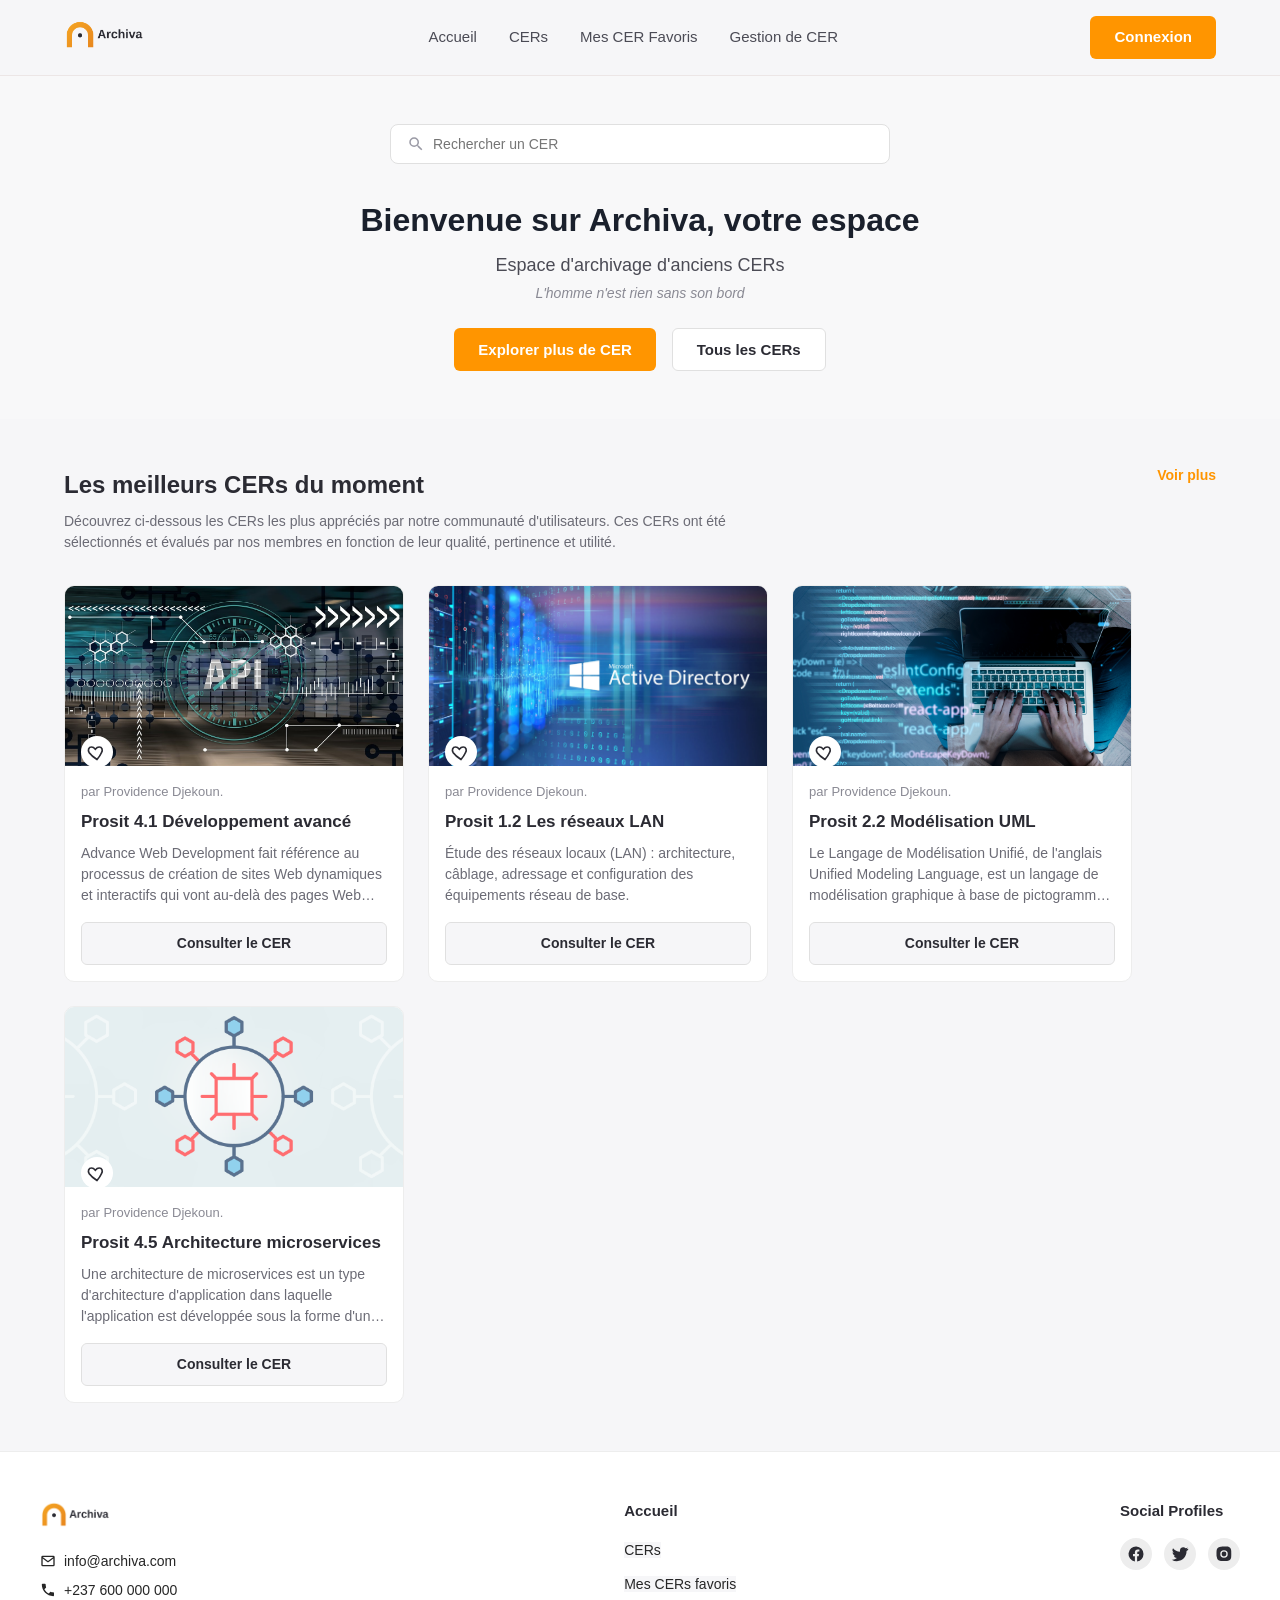
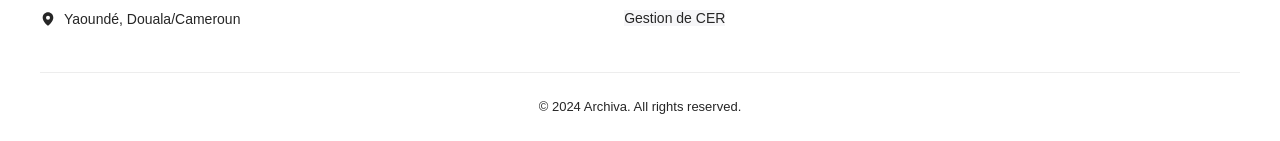
<file: index.html>
<!DOCTYPE html>
<html lang="fr">
<head>
    <meta charset="UTF-8">
    <meta name="viewport" content="width=device-width, initial-scale=1.0">
    <title>Archiva</title>
    <link rel="stylesheet" href="styles/style.css">
</head>
<body>
    <header>
        <nav>
            <div class="logo">
                <img src="assets/images/logo.png" alt="Archiva Logo">
            </div>
            <ul>
                <li><a href="index.html">Accueil</a></li>
                <li><a href="cer.html">CERs</a></li>
                <li><a href="favoris.html">Mes CER Favoris</a></li>
                 <li><a href="gestion-cer.html">Gestion de CER</a></li>
            </ul>
            <a href="connexion.html" class="connexion">Connexion</a>
        </nav>
    </header>

    <main>
        <section class="hero">
            <form action="/search" method="GET" class="hero__search-bar">
                <div class="hero__search-field-wrapper">
                    <svg class="hero__search-icon" aria-hidden="true" viewBox="0 0 24 24" width="18" height="18">
                        <path fill="currentColor" d="M15.5 14h-.79l-.28-.27A6.471 6.471 0 0 0 16 9.5 6.5 6.5 0 1 0 9.5 16c1.61 0 3.09-.59 4.23-1.57l.27.28v.79l5 4.99L20.49 19l-4.99-5zm-6 0C7.01 14 5 11.99 5 9.5S7.01 5 9.5 5 14 7.01 14 9.5 11.99 14 9.5 14z"/>
                    </svg>
                    <input
                        type="search"
                        name="q"
                        class="hero__search-input"
                        placeholder="Rechercher un CER"
                    />
                </div>
            </form>

            <h1 class="hero__title">Bienvenue sur Archiva, votre espace</h1>
            <h2 class="hero__subtitle">Espace d'archivage d'anciens CERs</h2>
            <p class="hero__tagline">L'homme n'est rien sans son bord</p>

            <div class="hero__cta-wrapper">
                <button class="hero__cta hero__cta--primary">Explorer plus de CER</button>
                <button class="hero__cta hero__cta--secondary">Tous les CERs</button>
            </div>
        </section>

        <section class="cer-section">
            <div class="cer-section__header">
                <div class="cer-section__titles">
                    <h2 class="cer-section__title">Les meilleurs CERs du moment</h2>
                    <p class="cer-section__description">Découvrez ci-dessous les CERs les plus appréciés par notre communauté d'utilisateurs. Ces CERs ont été sélectionnés et évalués par nos membres en fonction de leur qualité, pertinence et utilité.</p>
                </div>
                <button class="cer-section__see-all">Voir plus</button>
            </div>

<div class="cer-section__grid">

    <div class="cer-card">
        <img class="cer-card__image" src="assets\images\e1e4290ac707ce2095b2c42b90970f4076a8cc79.jpg" alt="Développement avancé">

        <button class="cer-card__favorite" aria-label="Ajouter aux favoris">
            <svg class="cer-card__favorite-icon" viewBox="0 0 24 24" width="20" height="20" aria-hidden="true">
                <path fill="none" stroke="currentColor" stroke-width="2" d="M12 21s-6.7-4.35-9.3-8.1C.6 9.6 2 6 5.4 6c1.9 0 3.3 1 4.6 2.6C11.3 7 12.7 6 14.6 6 18 6 19.4 9.6 17.3 12.9 15.7 16.65 12 21 12 21z"/>
            </svg>
        </button>

        <p class="cer-card__author">par Providence Djekoun.</p>

        <h3 class="cer-card__title">Prosit 4.1 Développement avancé</h3>

        <p class="cer-card__description">
            Advance Web Development fait référence au processus de création de sites Web dynamiques et interactifs qui vont au-delà des pages Web statiques. Cela implique l'utilisation de techniques et de technologies de codage avancées pour créer des sites Web fonctionnels et visuellement attrayants qui améliorent l'expérience utilisateur.
        </p>

        <a href="#" class="cer-card__link">Consulter le CER</a>
    </div>

    <div class="cer-card">
        <img class="cer-card__image" src="assets\images\2925c9d5ebb69cb896d1b3424ed8742a71994f1d.jpg" alt="Réseau LAN">

        <button class="cer-card__favorite" aria-label="Ajouter aux favoris">
            <svg class="cer-card__favorite-icon" viewBox="0 0 24 24" width="20" height="20" aria-hidden="true">
                <path fill="none" stroke="currentColor" stroke-width="2" d="M12 21s-6.7-4.35-9.3-8.1C.6 9.6 2 6 5.4 6c1.9 0 3.3 1 4.6 2.6C11.3 7 12.7 6 14.6 6 18 6 19.4 9.6 17.3 12.9 15.7 16.65 12 21 12 21z"/>
            </svg>
        </button>

        <p class="cer-card__author">par Providence Djekoun.</p>

        <h3 class="cer-card__title">Prosit 1.2 Les réseaux LAN</h3>

        <p class="cer-card__description">
            Étude des réseaux locaux (LAN) : architecture, câblage, adressage et configuration des équipements réseau de base.
        </p>

        <a href="#" class="cer-card__link">Consulter le CER</a>
    </div>

    
    <div class="cer-card">
        <img class="cer-card__image" src="assets\images\2ce71d4821109a310f6d77c7ed32943deaa6d580.jpg" alt="Réseau LAN">

        <button class="cer-card__favorite" aria-label="Ajouter aux favoris">
            <svg class="cer-card__favorite-icon" viewBox="0 0 24 24" width="20" height="20" aria-hidden="true">
                <path fill="none" stroke="currentColor" stroke-width="2" d="M12 21s-6.7-4.35-9.3-8.1C.6 9.6 2 6 5.4 6c1.9 0 3.3 1 4.6 2.6C11.3 7 12.7 6 14.6 6 18 6 19.4 9.6 17.3 12.9 15.7 16.65 12 21 12 21z"/>
            </svg>
        </button>

        <p class="cer-card__author">par Providence Djekoun.</p>

        <h3 class="cer-card__title">Prosit 2.2 Modélisation UML</h3>

        <p class="cer-card__description">
             Le Langage de Modélisation Unifié, de l'anglais Unified Modeling Language, est un langage de modélisation graphique à base de pictogrammes conçu comme
        </p>

        <a href="#" class="cer-card__link">Consulter le CER</a>
    </div>

    <div class="cer-card">
        <img class="cer-card__image" src="assets\images\8743ce6e05cac6ab632caca52236395562e9a9ee.png" alt="Réseau LAN">

        <button class="cer-card__favorite" aria-label="Ajouter aux favoris">
            <svg class="cer-card__favorite-icon" viewBox="0 0 24 24" width="20" height="20" aria-hidden="true">
                <path fill="none" stroke="currentColor" stroke-width="2" d="M12 21s-6.7-4.35-9.3-8.1C.6 9.6 2 6 5.4 6c1.9 0 3.3 1 4.6 2.6C11.3 7 12.7 6 14.6 6 18 6 19.4 9.6 17.3 12.9 15.7 16.65 12 21 12 21z"/>
            </svg>
        </button>

        <p class="cer-card__author">par Providence Djekoun.</p>

        <h3 class="cer-card__title">Prosit 4.5 Architecture microservices</h3>

        <p class="cer-card__description">
             Une architecture de microservices est un type d'architecture d'application dans laquelle l'application est développée sous la forme d'un ensemble de services
            </p>

        <a href="#" class="cer-card__link">Consulter le CER</a>
    </div>

</div>
        </section>
    </main>

<footer class="footer">
    <div class="footer__columns">
        
        <div class="footer__brand">
    <img class="footer__logo" src="assets/images/logo.png" alt="Archiva Logo">

    <p class="footer__contact-item">
        <svg class="footer__contact-icon" viewBox="0 0 24 24" width="16" height="16" aria-hidden="true">
            <path fill="currentColor" d="M4 4h16a2 2 0 0 1 2 2v12a2 2 0 0 1-2 2H4a2 2 0 0 1-2-2V6a2 2 0 0 1 2-2zm0 2v.01L12 12l8-5.99V6H4zm16 2.24-7.4 5.55a1 1 0 0 1-1.2 0L4 8.24V18h16V8.24z"/>
        </svg>
        info@archiva.com
    </p>

    <p class="footer__contact-item">
        <svg class="footer__contact-icon" viewBox="0 0 24 24" width="16" height="16" aria-hidden="true">
            <path fill="currentColor" d="M6.6 10.8c1.4 2.8 3.7 5.1 6.5 6.5l2.2-2.2c.3-.3.7-.4 1-.2 1.1.4 2.4.6 3.6.6.6 0 1.1.5 1.1 1.1v3.6c0 .6-.5 1.1-1.1 1.1C10.5 21.3 2.7 13.5 2.7 3.9c0-.6.5-1.1 1.1-1.1H7.4c.6 0 1.1.5 1.1 1.1 0 1.3.2 2.5.6 3.6.1.4 0 .8-.2 1L6.6 10.8z"/>
        </svg>
        +237 600 000 000
    </p>

    <p class="footer__contact-item">
        <svg class="footer__contact-icon" viewBox="0 0 24 24" width="16" height="16" aria-hidden="true">
            <path fill="currentColor" d="M12 2c-4.4 0-8 3.6-8 8 0 5.4 7 11.5 7.3 11.8.2.1.4.2.7.2s.5-.1.7-.2C12.9 21.5 20 15.4 20 10c0-4.4-3.6-8-8-8zm0 11a3 3 0 1 1 0-6 3 3 0 0 1 0 6z"/>
        </svg>
        Yaoundé, Douala/Cameroun
    </p>
</div>

       <div class="footer__links">
            <h4 class="footer__heading">Accueil</h4>
            <ul class="footer__list">
                <li><a href="cer.html">CERs</a></li>
                <li><a href="favoris.html">Mes CERs favoris</a></li>
                <li><a href="gestion-cer.html">Gestion de CER</a></li>
            </ul>
        </div>

       <div class="footer__social">
            <h4 class="footer__heading">Social Profiles</h4>
            <div class="footer__social-icons">
                <a href="#" class="footer__social-link" aria-label="Facebook">
                    <svg viewBox="0 0 24 24" width="18" height="18" aria-hidden="true">
                        <path fill="currentColor" d="M22 12a10 10 0 1 0-11.5 9.9v-7H8v-2.9h2.5V9.8c0-2.5 1.5-3.9 3.8-3.9 1.1 0 2.2.2 2.2.2v2.4h-1.2c-1.2 0-1.6.8-1.6 1.6v1.9H16l-.4 2.9h-2.1v7A10 10 0 0 0 22 12z"/>
                    </svg>
                </a>
                <a href="#" class="footer__social-link" aria-label="Twitter">
                    <svg viewBox="0 0 24 24" width="18" height="18" aria-hidden="true">
                        <path fill="currentColor" d="M23 4.9c-.8.4-1.7.6-2.6.8a4.5 4.5 0 0 0 2-2.5c-.9.5-1.8.9-2.9 1.1A4.5 4.5 0 0 0 11.9 8c0 .4 0 .7.1 1a12.8 12.8 0 0 1-9.3-4.7 4.5 4.5 0 0 0 1.4 6 4.4 4.4 0 0 1-2-.6v.1c0 2.2 1.6 4 3.6 4.4-.4.1-.8.2-1.2.2-.3 0-.6 0-.8-.1a4.5 4.5 0 0 0 4.2 3.1A9 9 0 0 1 1 19.5 12.7 12.7 0 0 0 7.9 21.5c8.3 0 12.8-6.9 12.8-12.8v-.6c.9-.6 1.6-1.4 2.3-2.2z"/>
                    </svg>
                </a>
                <a href="#" class="footer__social-link" aria-label="Instagram">
                    <svg viewBox="0 0 24 24" width="18" height="18" aria-hidden="true">
                        <path fill="currentColor" d="M12 2c2.7 0 3.1 0 4.1.1 1 0 1.7.2 2.3.5.6.2 1.1.6 1.6 1.1.5.5.8 1 1.1 1.6.2.6.4 1.3.5 2.3.1 1 .1 1.4.1 4.1s0 3.1-.1 4.1c0 1-.2 1.7-.5 2.3-.2.6-.6 1.1-1.1 1.6-.5.5-1 .8-1.6 1.1-.6.2-1.3.4-2.3.5-1 .1-1.4.1-4.1.1s-3.1 0-4.1-.1c-1 0-1.7-.2-2.3-.5-.6-.2-1.1-.6-1.6-1.1-.5-.5-.8-1-1.1-1.6-.2-.6-.4-1.3-.5-2.3C2 15.1 2 14.7 2 12s0-3.1.1-4.1c0-1 .2-1.7.5-2.3.2-.6.6-1.1 1.1-1.6.5-.5 1-.8 1.6-1.1.6-.2 1.3-.4 2.3-.5C8.9 2 9.3 2 12 2zm0 5a5 5 0 1 0 0 10 5 5 0 0 0 0-10zm0 8.2a3.2 3.2 0 1 1 0-6.4 3.2 3.2 0 0 1 0 6.4zm5.2-8.4a1.2 1.2 0 1 1-2.4 0 1.2 1.2 0 0 1 2.4 0z"/>
                    </svg>
                </a>
            </div>
            
         </div>
    

    </div>

    <p class="footer__copyright">
        © 2024 Archiva. All rights reserved. 
    </p>
</footer>
    </footer>

    <script src="https://code.jquery.com/jquery-3.7.1.min.js"></script>
<script src="script.js"></script>
</body>
</html>
</file>
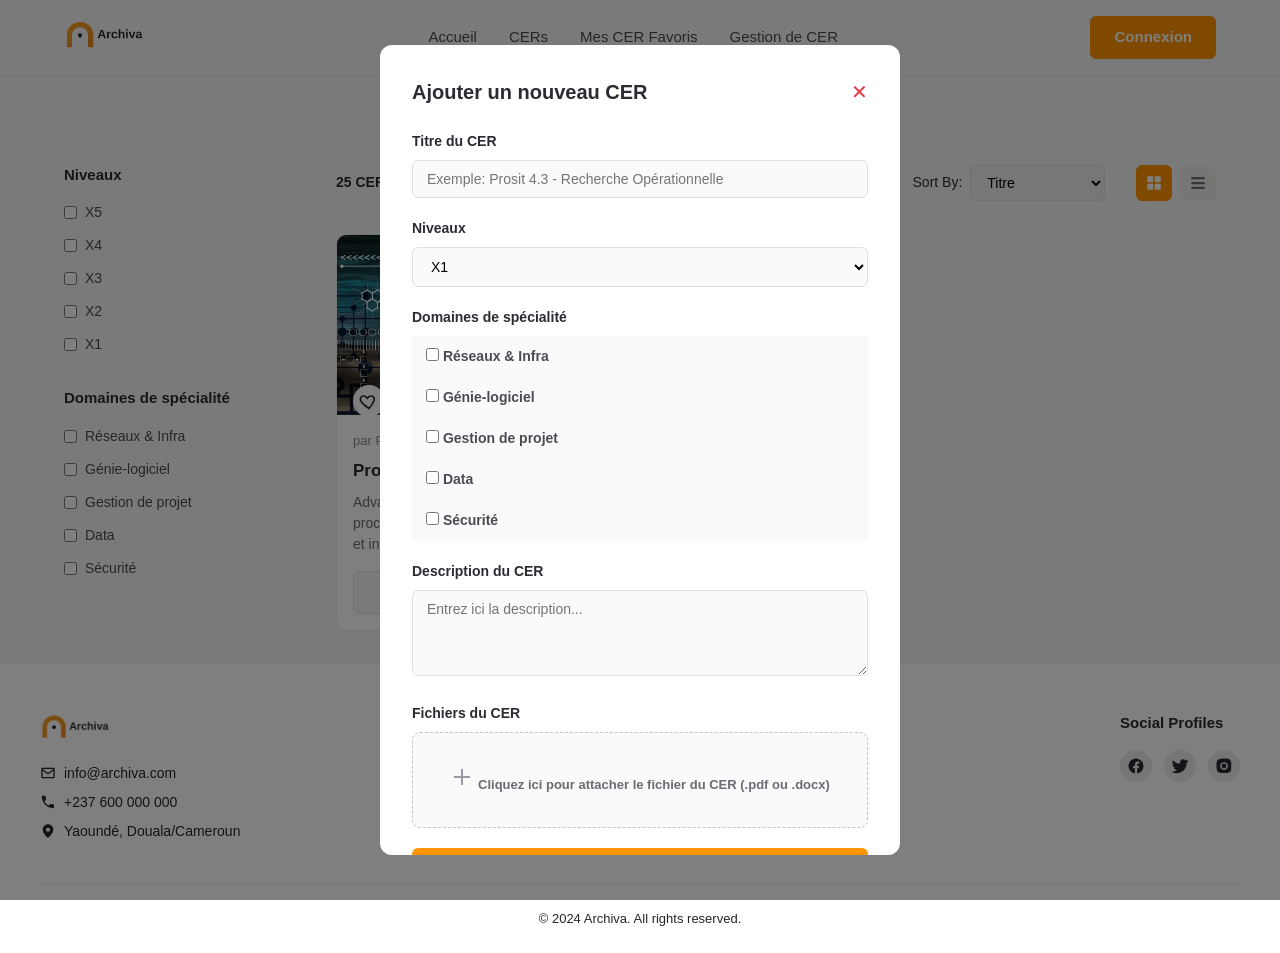
<file: add.html>
<!DOCTYPE html>
<html lang="fr">
<head>
    <meta charset="UTF-8">
    <meta name="viewport" content="width=device-width, initial-scale=1.0">
    <title>Archiva</title>
    <link rel="stylesheet" href="styles/style.css">
</head>
<body>
    <header>
        <nav>
            <div class="logo">
                <img src="assets/images/logo.png" alt="Archiva Logo">
            </div>
            <ul>
                <li><a href="index.html">Accueil</a></li>
                <li><a href="cer.html">CERs</a></li>
                <li><a href="favoris.html">Mes CER Favoris</a></li>
                 <li><a href="gestion-cer.html">Gestion de CER</a></li>
            </ul>
            <a href="connexion.html" class="connexion">Connexion</a>
        </nav>
    </header>

    <main>
        <section >
           
            <h1 class="cers-title">Tous les CERs</h1>
            </section>

        <section class="cers-page">
            
    <aside class="filters">
        <div class="filters__group">
            <h4 class="filters__heading">Niveaux</h4>
            <label class="filters__option">
                <input type="checkbox" name="niveau" value="X5"> X5
            </label>
            <label class="filters__option">
                <input type="checkbox" name="niveau" value="X4"> X4
            </label>
            <label class="filters__option">
                <input type="checkbox" name="niveau" value="X3"> X3
            </label>
            <label class="filters__option">
                <input type="checkbox" name="niveau" value="X2"> X2
            </label>
            <label class="filters__option">
                <input type="checkbox" name="niveau" value="X1"> X1
            </label>
        </div>

        <div class="filters__group">
            <h4 class="filters__heading">Domaines de spécialité</h4>
            <label class="filters__option">
                <input type="checkbox" name="domaine" value="reseaux"> Réseaux &amp; Infra
            </label>
            <label class="filters__option">
                <input type="checkbox" name="domaine" value="genie-logiciel"> Génie-logiciel
            </label>
            <label class="filters__option">
                <input type="checkbox" name="domaine" value="gestion-projet"> Gestion de projet
            </label>
            <label class="filters__option">
                <input type="checkbox" name="domaine" value="data"> Data
            </label>
            <label class="filters__option">
                <input type="checkbox" name="domaine" value="securite"> Sécurité
            </label>
        </div>
    </aside>

    <div class="cers-content">

        <div class="toolbar">
            <p class="toolbar__count">25 CERs Au Total</p>

            <form action="/search" class="toolbar__search">
                <input type="search" name="q" placeholder="Rechercher un CER" class="toolbar__search-input">
                <svg class="toolbar__search-icon" viewBox="0 0 24 24" width="16" height="16" aria-hidden="true">
                    <path fill="currentColor" d="M15.5 14h-.79l-.28-.27A6.471 6.471 0 0 0 16 9.5 6.5 6.5 0 1 0 9.5 16c1.61 0 3.09-.59 4.23-1.57l.27.28v.79l5 4.99L20.49 19l-4.99-5zm-6 0C7.01 14 5 11.99 5 9.5S7.01 5 9.5 5 14 7.01 14 9.5 11.99 14 9.5 14z"/>
                </svg>
            </form>

            <div class="toolbar__sort">
                <label for="sort" class="toolbar__sort-label">Sort By:</label>
                <select id="sort" name="sort" class="toolbar__sort-select">
                    <option value="titre">Titre</option>
                    <option value="recent">Plus récent</option>
                    <option value="populaire">Plus populaire</option>
                </select>
            </div>

            <div class="toolbar__view-toggle">
                <button class="toolbar__view-btn toolbar__view-btn--active" aria-label="Vue en grille">
                    <svg viewBox="0 0 24 24" width="18" height="18" aria-hidden="true">
                        <rect x="3" y="3" width="8" height="8" rx="1" fill="currentColor"/>
                        <rect x="13" y="3" width="8" height="8" rx="1" fill="currentColor"/>
                        <rect x="3" y="13" width="8" height="8" rx="1" fill="currentColor"/>
                        <rect x="13" y="13" width="8" height="8" rx="1" fill="currentColor"/>
                    </svg>
                </button>
                <button class="toolbar__view-btn" aria-label="Vue en liste">
                    <svg viewBox="0 0 24 24" width="18" height="18" aria-hidden="true">
                        <rect x="3" y="4" width="18" height="3" rx="1" fill="currentColor"/>
                        <rect x="3" y="10.5" width="18" height="3" rx="1" fill="currentColor"/>
                        <rect x="3" y="17" width="18" height="3" rx="1" fill="currentColor"/>
                    </svg>
                </button>
            </div>
        </div>
        

        <div class="cers-content__grid">

            <div class="cer-card">
    <img class="cer-card__image" src="assets\images\e1e4290ac707ce2095b2c42b90970f4076a8cc79.jpg" alt="Développement avancé">

    <button class="cer-card__favorite" aria-label="Ajouter aux favoris">
        <svg class="cer-card__favorite-icon" viewBox="0 0 24 24" width="20" height="20" aria-hidden="true">
            <path fill="none" stroke="currentColor" stroke-width="2" d="M12 21s-6.7-4.35-9.3-8.1C.6 9.6 2 6 5.4 6c1.9 0 3.3 1 4.6 2.6C11.3 7 12.7 6 14.6 6 18 6 19.4 9.6 17.3 12.9 15.7 16.65 12 21 12 21z"/>
        </svg>
    </button>

    <p class="cer-card__author">par Providence Djekoun.</p>

    <h3 class="cer-card__title">Prosit 4.1 Développement avancé</h3>

    <p class="cer-card__description">
        Advance Web Development fait référence au processus de création de sites Web dynamiques et interactifs qui vont au-delà des pages Web statiques. Cela implique l'utilisation de techniques et de technologies de codage avancées pour créer des sites Web fonctionnels et visuellement attrayants qui améliorent l'expérience utilisateur.
    </p>

    <a href="#" class="cer-card__link">Consulter le CER</a>
</div>
</div>
</div>

        </section>
    </main>

    <footer class="footer">
    <div class="footer__columns">
        
        <div class="footer__brand">
    <img class="footer__logo" src="assets/images/logo.png" alt="Archiva Logo">

    <p class="footer__contact-item">
        <svg class="footer__contact-icon" viewBox="0 0 24 24" width="16" height="16" aria-hidden="true">
            <path fill="currentColor" d="M4 4h16a2 2 0 0 1 2 2v12a2 2 0 0 1-2 2H4a2 2 0 0 1-2-2V6a2 2 0 0 1 2-2zm0 2v.01L12 12l8-5.99V6H4zm16 2.24-7.4 5.55a1 1 0 0 1-1.2 0L4 8.24V18h16V8.24z"/>
        </svg>
        info@archiva.com
    </p>

    <p class="footer__contact-item">
        <svg class="footer__contact-icon" viewBox="0 0 24 24" width="16" height="16" aria-hidden="true">
            <path fill="currentColor" d="M6.6 10.8c1.4 2.8 3.7 5.1 6.5 6.5l2.2-2.2c.3-.3.7-.4 1-.2 1.1.4 2.4.6 3.6.6.6 0 1.1.5 1.1 1.1v3.6c0 .6-.5 1.1-1.1 1.1C10.5 21.3 2.7 13.5 2.7 3.9c0-.6.5-1.1 1.1-1.1H7.4c.6 0 1.1.5 1.1 1.1 0 1.3.2 2.5.6 3.6.1.4 0 .8-.2 1L6.6 10.8z"/>
        </svg>
        +237 600 000 000
    </p>

    <p class="footer__contact-item">
        <svg class="footer__contact-icon" viewBox="0 0 24 24" width="16" height="16" aria-hidden="true">
            <path fill="currentColor" d="M12 2c-4.4 0-8 3.6-8 8 0 5.4 7 11.5 7.3 11.8.2.1.4.2.7.2s.5-.1.7-.2C12.9 21.5 20 15.4 20 10c0-4.4-3.6-8-8-8zm0 11a3 3 0 1 1 0-6 3 3 0 0 1 0 6z"/>
        </svg>
        Yaoundé, Douala/Cameroun
    </p>
</div>

       <div class="footer__links">
            <h4 class="footer__heading">Accueil</h4>
            <ul class="footer__list">
                <li><a href="cer.html">CERs</a></li>
                <li><a href="favoris.html">Mes CERs favoris</a></li>
                <li><a href="gestion-cer.html">Gestion de CER</a></li>
            </ul>
        </div>

       <div class="footer__social">
            <h4 class="footer__heading">Social Profiles</h4>
            <div class="footer__social-icons">
                <a href="#" class="footer__social-link" aria-label="Facebook">
                    <svg viewBox="0 0 24 24" width="18" height="18" aria-hidden="true">
                        <path fill="currentColor" d="M22 12a10 10 0 1 0-11.5 9.9v-7H8v-2.9h2.5V9.8c0-2.5 1.5-3.9 3.8-3.9 1.1 0 2.2.2 2.2.2v2.4h-1.2c-1.2 0-1.6.8-1.6 1.6v1.9H16l-.4 2.9h-2.1v7A10 10 0 0 0 22 12z"/>
                    </svg>
                </a>
                <a href="#" class="footer__social-link" aria-label="Twitter">
                    <svg viewBox="0 0 24 24" width="18" height="18" aria-hidden="true">
                        <path fill="currentColor" d="M23 4.9c-.8.4-1.7.6-2.6.8a4.5 4.5 0 0 0 2-2.5c-.9.5-1.8.9-2.9 1.1A4.5 4.5 0 0 0 11.9 8c0 .4 0 .7.1 1a12.8 12.8 0 0 1-9.3-4.7 4.5 4.5 0 0 0 1.4 6 4.4 4.4 0 0 1-2-.6v.1c0 2.2 1.6 4 3.6 4.4-.4.1-.8.2-1.2.2-.3 0-.6 0-.8-.1a4.5 4.5 0 0 0 4.2 3.1A9 9 0 0 1 1 19.5 12.7 12.7 0 0 0 7.9 21.5c8.3 0 12.8-6.9 12.8-12.8v-.6c.9-.6 1.6-1.4 2.3-2.2z"/>
                    </svg>
                </a>
                <a href="#" class="footer__social-link" aria-label="Instagram">
                    <svg viewBox="0 0 24 24" width="18" height="18" aria-hidden="true">
                        <path fill="currentColor" d="M12 2c2.7 0 3.1 0 4.1.1 1 0 1.7.2 2.3.5.6.2 1.1.6 1.6 1.1.5.5.8 1 1.1 1.6.2.6.4 1.3.5 2.3.1 1 .1 1.4.1 4.1s0 3.1-.1 4.1c0 1-.2 1.7-.5 2.3-.2.6-.6 1.1-1.1 1.6-.5.5-1 .8-1.6 1.1-.6.2-1.3.4-2.3.5-1 .1-1.4.1-4.1.1s-3.1 0-4.1-.1c-1 0-1.7-.2-2.3-.5-.6-.2-1.1-.6-1.6-1.1-.5-.5-.8-1-1.1-1.6-.2-.6-.4-1.3-.5-2.3C2 15.1 2 14.7 2 12s0-3.1.1-4.1c0-1 .2-1.7.5-2.3.2-.6.6-1.1 1.1-1.6.5-.5 1-.8 1.6-1.1.6-.2 1.3-.4 2.3-.5C8.9 2 9.3 2 12 2zm0 5a5 5 0 1 0 0 10 5 5 0 0 0 0-10zm0 8.2a3.2 3.2 0 1 1 0-6.4 3.2 3.2 0 0 1 0 6.4zm5.2-8.4a1.2 1.2 0 1 1-2.4 0 1.2 1.2 0 0 1 2.4 0z"/>
                    </svg>
                </a>
            </div>
            
         </div>
    

    </div>

    <p class="footer__copyright">
        © 2024 Archiva. All rights reserved. 
    </p>
</footer>

   <div class="modal">
    <div class="modal__content">

        <div class="modal__header">
            <h2>Ajouter un nouveau CER</h2>
            <button class="modal__close">✕</button>
        </div>

        <form class="modal__form">

            <div class="modal__field">
                <label>Titre du CER</label>
               <input type="text" name="titre" placeholder="Exemple: Prosit 4.3 - Recherche Opérationnelle" />
            </div>

            <div class="modal__field">
                <label>Niveaux</label>
                <select id="sort" name="sort" class="toolbar__sort-select">
                    <option value="X1">X1</option>
                    <option value="X2">X2</option>
                    <option value="X3">X3</option>
                    <option value="X4">X4</option>
                    <option value="X5">X5</option>
                </select>
            </div>

            <div class="modal__field">
                <label>Domaines de spécialité</label>
                <label class="filters__option">
                <input type="checkbox" name="domaine" value="reseaux"> Réseaux &amp; Infra
            </label>
            <label class="filters__option">
                <input type="checkbox" name="domaine" value="genie-logiciel"> Génie-logiciel
            </label>
            <label class="filters__option">
                <input type="checkbox" name="domaine" value="gestion-projet"> Gestion de projet
            </label>
            <label class="filters__option">
                <input type="checkbox" name="domaine" value="data"> Data
            </label>
            <label class="filters__option">
                <input type="checkbox" name="domaine" value="securite"> Sécurité
            </label>
            </div>

            <div class="modal__field">
                <label>Description du CER</label>
            <textarea name="description" placeholder="Entrez ici la description..." rows="4"></textarea>
            </div>

            <div class="modal__field">
                <label>Fichiers du CER</label>
                <input type="file" name="fichier" accept=".pdf,.docx" id="file-upload" hidden>
                <label for="file-upload" class="upload-zone">
                    <svg viewBox="0 0 24 24" width="24" height="24" aria-hidden="true">
                        <path fill="currentColor" d="M12 4v16m-8-8h16" stroke="currentColor" stroke-width="2"/>
                    </svg>
                    <span>Cliquez ici pour attacher le fichier du CER (.pdf ou .docx)</span>
                </label>
            </div>

            <button type="submit" class="modal__submit">Enregistrer</button>

        </form>
    </div>
</div>
</body>
</html>
</file>
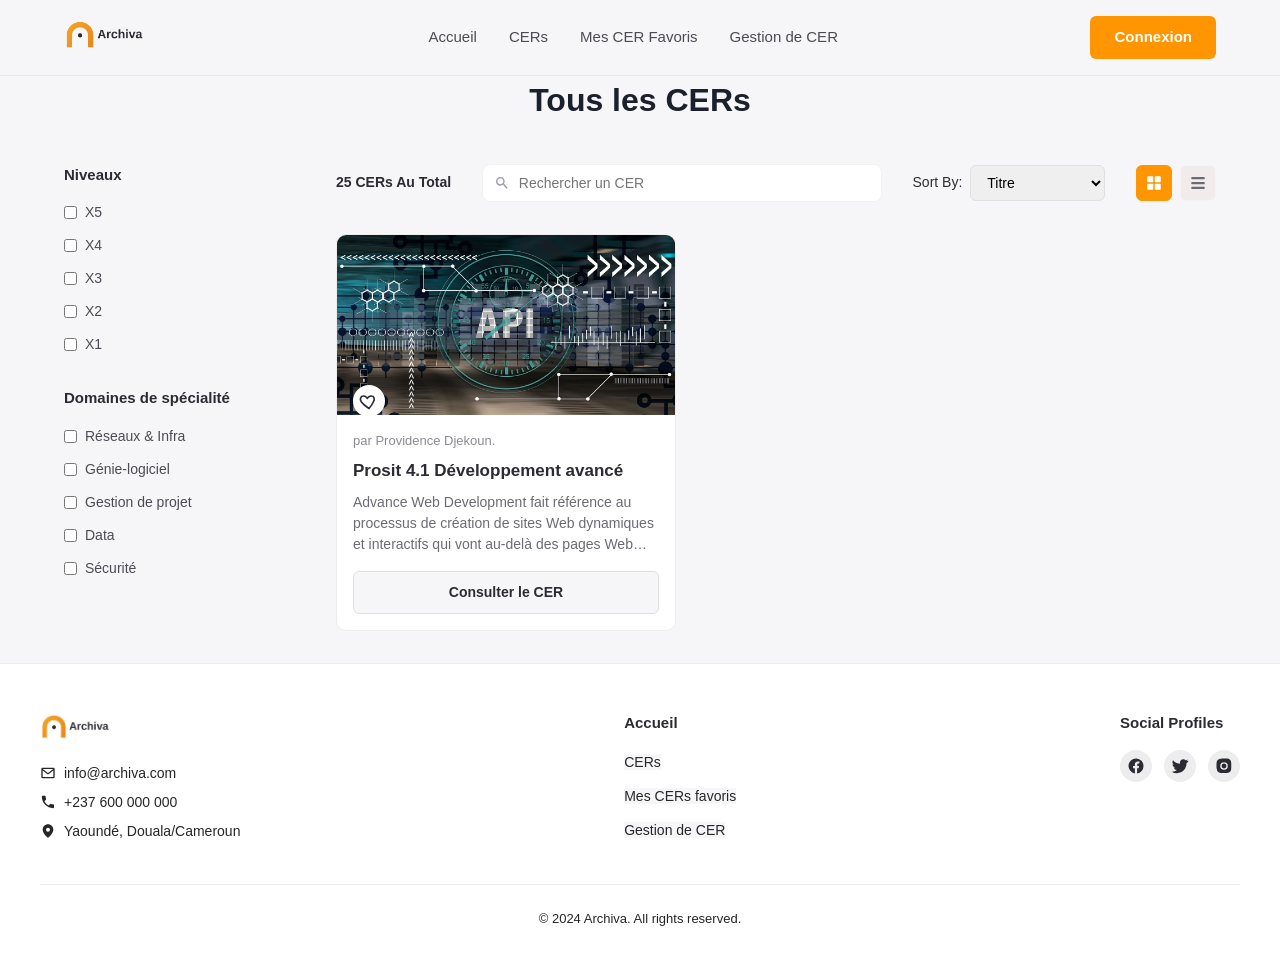
<file: cer.html>
<!DOCTYPE html>
<html lang="fr">
<head>
    <meta charset="UTF-8">
    <meta name="viewport" content="width=device-width, initial-scale=1.0">
    <title>Archiva</title>
    <link rel="stylesheet" href="styles/style.css">
</head>
<body>
    <header>
        <nav>
            <div class="logo">
                <img src="assets/images/logo.png" alt="Archiva Logo">
            </div>
            <ul>
                <li><a href="index.html">Accueil</a></li>
                <li><a href="cer.html">CERs</a></li>
                <li><a href="favoris.html">Mes CER Favoris</a></li>
                 <li><a href="gestion-cer.html">Gestion de CER</a></li>
            </ul>
            <a href="connexion.html" class="connexion">Connexion</a>
        </nav>
    </header>

    <main>
        <section >
           
            <h1 class="cers-title">Tous les CERs</h1>
            </section>

        <section class="cers-page">
            
    <aside class="filters">
        <div class="filters__group">
            <h4 class="filters__heading">Niveaux</h4>
            <label class="filters__option">
                <input type="checkbox" name="niveau" value="X5"> X5
            </label>
            <label class="filters__option">
                <input type="checkbox" name="niveau" value="X4"> X4
            </label>
            <label class="filters__option">
                <input type="checkbox" name="niveau" value="X3"> X3
            </label>
            <label class="filters__option">
                <input type="checkbox" name="niveau" value="X2"> X2
            </label>
            <label class="filters__option">
                <input type="checkbox" name="niveau" value="X1"> X1
            </label>
        </div>

        <div class="filters__group">
            <h4 class="filters__heading">Domaines de spécialité</h4>
            <label class="filters__option">
                <input type="checkbox" name="domaine" value="reseaux"> Réseaux &amp; Infra
            </label>
            <label class="filters__option">
                <input type="checkbox" name="domaine" value="genie-logiciel"> Génie-logiciel
            </label>
            <label class="filters__option">
                <input type="checkbox" name="domaine" value="gestion-projet"> Gestion de projet
            </label>
            <label class="filters__option">
                <input type="checkbox" name="domaine" value="data"> Data
            </label>
            <label class="filters__option">
                <input type="checkbox" name="domaine" value="securite"> Sécurité
            </label>
        </div>
    </aside>

    <div class="cers-content">

        <div class="toolbar">
            <p class="toolbar__count">25 CERs Au Total</p>

            <form action="/search" class="toolbar__search">
                <input type="search" name="q" placeholder="Rechercher un CER" class="toolbar__search-input">
                <svg class="toolbar__search-icon" viewBox="0 0 24 24" width="16" height="16" aria-hidden="true">
                    <path fill="currentColor" d="M15.5 14h-.79l-.28-.27A6.471 6.471 0 0 0 16 9.5 6.5 6.5 0 1 0 9.5 16c1.61 0 3.09-.59 4.23-1.57l.27.28v.79l5 4.99L20.49 19l-4.99-5zm-6 0C7.01 14 5 11.99 5 9.5S7.01 5 9.5 5 14 7.01 14 9.5 11.99 14 9.5 14z"/>
                </svg>
            </form>

            <div class="toolbar__sort">
                <label for="sort" class="toolbar__sort-label">Sort By:</label>
                <select id="sort" name="sort" class="toolbar__sort-select">
                    <option value="titre">Titre</option>
                    <option value="recent">Plus récent</option>
                    <option value="populaire">Plus populaire</option>
                </select>
            </div>

            <div class="toolbar__view-toggle">
                <button class="toolbar__view-btn toolbar__view-btn--active" aria-label="Vue en grille">
                    <svg viewBox="0 0 24 24" width="18" height="18" aria-hidden="true">
                        <rect x="3" y="3" width="8" height="8" rx="1" fill="currentColor"/>
                        <rect x="13" y="3" width="8" height="8" rx="1" fill="currentColor"/>
                        <rect x="3" y="13" width="8" height="8" rx="1" fill="currentColor"/>
                        <rect x="13" y="13" width="8" height="8" rx="1" fill="currentColor"/>
                    </svg>
                </button>
                <button class="toolbar__view-btn" aria-label="Vue en liste">
                    <svg viewBox="0 0 24 24" width="18" height="18" aria-hidden="true">
                        <rect x="3" y="4" width="18" height="3" rx="1" fill="currentColor"/>
                        <rect x="3" y="10.5" width="18" height="3" rx="1" fill="currentColor"/>
                        <rect x="3" y="17" width="18" height="3" rx="1" fill="currentColor"/>
                    </svg>
                </button>
            </div>
        </div>
        

        <div class="cers-content__grid">

            <div class="cer-card">
    <img class="cer-card__image" src="assets\images\e1e4290ac707ce2095b2c42b90970f4076a8cc79.jpg" alt="Développement avancé">

    <button class="cer-card__favorite" aria-label="Ajouter aux favoris">
        <svg class="cer-card__favorite-icon" viewBox="0 0 24 24" width="20" height="20" aria-hidden="true">
            <path fill="none" stroke="currentColor" stroke-width="2" d="M12 21s-6.7-4.35-9.3-8.1C.6 9.6 2 6 5.4 6c1.9 0 3.3 1 4.6 2.6C11.3 7 12.7 6 14.6 6 18 6 19.4 9.6 17.3 12.9 15.7 16.65 12 21 12 21z"/>
        </svg>
    </button>

    <p class="cer-card__author">par Providence Djekoun.</p>

    <h3 class="cer-card__title">Prosit 4.1 Développement avancé</h3>

    <p class="cer-card__description">
        Advance Web Development fait référence au processus de création de sites Web dynamiques et interactifs qui vont au-delà des pages Web statiques. Cela implique l'utilisation de techniques et de technologies de codage avancées pour créer des sites Web fonctionnels et visuellement attrayants qui améliorent l'expérience utilisateur.
    </p>

    <a href="#" class="cer-card__link">Consulter le CER</a>
</div>
</div>
</div>

        </section>
    </main>

    <footer class="footer">
    <div class="footer__columns">
        
        <div class="footer__brand">
    <img class="footer__logo" src="assets/images/logo.png" alt="Archiva Logo">

    <p class="footer__contact-item">
        <svg class="footer__contact-icon" viewBox="0 0 24 24" width="16" height="16" aria-hidden="true">
            <path fill="currentColor" d="M4 4h16a2 2 0 0 1 2 2v12a2 2 0 0 1-2 2H4a2 2 0 0 1-2-2V6a2 2 0 0 1 2-2zm0 2v.01L12 12l8-5.99V6H4zm16 2.24-7.4 5.55a1 1 0 0 1-1.2 0L4 8.24V18h16V8.24z"/>
        </svg>
        info@archiva.com
    </p>

    <p class="footer__contact-item">
        <svg class="footer__contact-icon" viewBox="0 0 24 24" width="16" height="16" aria-hidden="true">
            <path fill="currentColor" d="M6.6 10.8c1.4 2.8 3.7 5.1 6.5 6.5l2.2-2.2c.3-.3.7-.4 1-.2 1.1.4 2.4.6 3.6.6.6 0 1.1.5 1.1 1.1v3.6c0 .6-.5 1.1-1.1 1.1C10.5 21.3 2.7 13.5 2.7 3.9c0-.6.5-1.1 1.1-1.1H7.4c.6 0 1.1.5 1.1 1.1 0 1.3.2 2.5.6 3.6.1.4 0 .8-.2 1L6.6 10.8z"/>
        </svg>
        +237 600 000 000
    </p>

    <p class="footer__contact-item">
        <svg class="footer__contact-icon" viewBox="0 0 24 24" width="16" height="16" aria-hidden="true">
            <path fill="currentColor" d="M12 2c-4.4 0-8 3.6-8 8 0 5.4 7 11.5 7.3 11.8.2.1.4.2.7.2s.5-.1.7-.2C12.9 21.5 20 15.4 20 10c0-4.4-3.6-8-8-8zm0 11a3 3 0 1 1 0-6 3 3 0 0 1 0 6z"/>
        </svg>
        Yaoundé, Douala/Cameroun
    </p>
</div>

       <div class="footer__links">
            <h4 class="footer__heading">Accueil</h4>
            <ul class="footer__list">
                <li><a href="cers.html">CERs</a></li>
                <li><a href="favoris.html">Mes CERs favoris</a></li>
                <li><a href="gestion-cer.html">Gestion de CER</a></li>
            </ul>
        </div>

       <div class="footer__social">
            <h4 class="footer__heading">Social Profiles</h4>
            <div class="footer__social-icons">
                <a href="#" class="footer__social-link" aria-label="Facebook">
                    <svg viewBox="0 0 24 24" width="18" height="18" aria-hidden="true">
                        <path fill="currentColor" d="M22 12a10 10 0 1 0-11.5 9.9v-7H8v-2.9h2.5V9.8c0-2.5 1.5-3.9 3.8-3.9 1.1 0 2.2.2 2.2.2v2.4h-1.2c-1.2 0-1.6.8-1.6 1.6v1.9H16l-.4 2.9h-2.1v7A10 10 0 0 0 22 12z"/>
                    </svg>
                </a>
                <a href="#" class="footer__social-link" aria-label="Twitter">
                    <svg viewBox="0 0 24 24" width="18" height="18" aria-hidden="true">
                        <path fill="currentColor" d="M23 4.9c-.8.4-1.7.6-2.6.8a4.5 4.5 0 0 0 2-2.5c-.9.5-1.8.9-2.9 1.1A4.5 4.5 0 0 0 11.9 8c0 .4 0 .7.1 1a12.8 12.8 0 0 1-9.3-4.7 4.5 4.5 0 0 0 1.4 6 4.4 4.4 0 0 1-2-.6v.1c0 2.2 1.6 4 3.6 4.4-.4.1-.8.2-1.2.2-.3 0-.6 0-.8-.1a4.5 4.5 0 0 0 4.2 3.1A9 9 0 0 1 1 19.5 12.7 12.7 0 0 0 7.9 21.5c8.3 0 12.8-6.9 12.8-12.8v-.6c.9-.6 1.6-1.4 2.3-2.2z"/>
                    </svg>
                </a>
                <a href="#" class="footer__social-link" aria-label="Instagram">
                    <svg viewBox="0 0 24 24" width="18" height="18" aria-hidden="true">
                        <path fill="currentColor" d="M12 2c2.7 0 3.1 0 4.1.1 1 0 1.7.2 2.3.5.6.2 1.1.6 1.6 1.1.5.5.8 1 1.1 1.6.2.6.4 1.3.5 2.3.1 1 .1 1.4.1 4.1s0 3.1-.1 4.1c0 1-.2 1.7-.5 2.3-.2.6-.6 1.1-1.1 1.6-.5.5-1 .8-1.6 1.1-.6.2-1.3.4-2.3.5-1 .1-1.4.1-4.1.1s-3.1 0-4.1-.1c-1 0-1.7-.2-2.3-.5-.6-.2-1.1-.6-1.6-1.1-.5-.5-.8-1-1.1-1.6-.2-.6-.4-1.3-.5-2.3C2 15.1 2 14.7 2 12s0-3.1.1-4.1c0-1 .2-1.7.5-2.3.2-.6.6-1.1 1.1-1.6.5-.5 1-.8 1.6-1.1.6-.2 1.3-.4 2.3-.5C8.9 2 9.3 2 12 2zm0 5a5 5 0 1 0 0 10 5 5 0 0 0 0-10zm0 8.2a3.2 3.2 0 1 1 0-6.4 3.2 3.2 0 0 1 0 6.4zm5.2-8.4a1.2 1.2 0 1 1-2.4 0 1.2 1.2 0 0 1 2.4 0z"/>
                    </svg>
                </a>
            </div>
            
         </div>
    

    </div>

    <p class="footer__copyright">
        © 2024 Archiva. All rights reserved. 
    </p>
</footer>

</body>
</html>
</file>
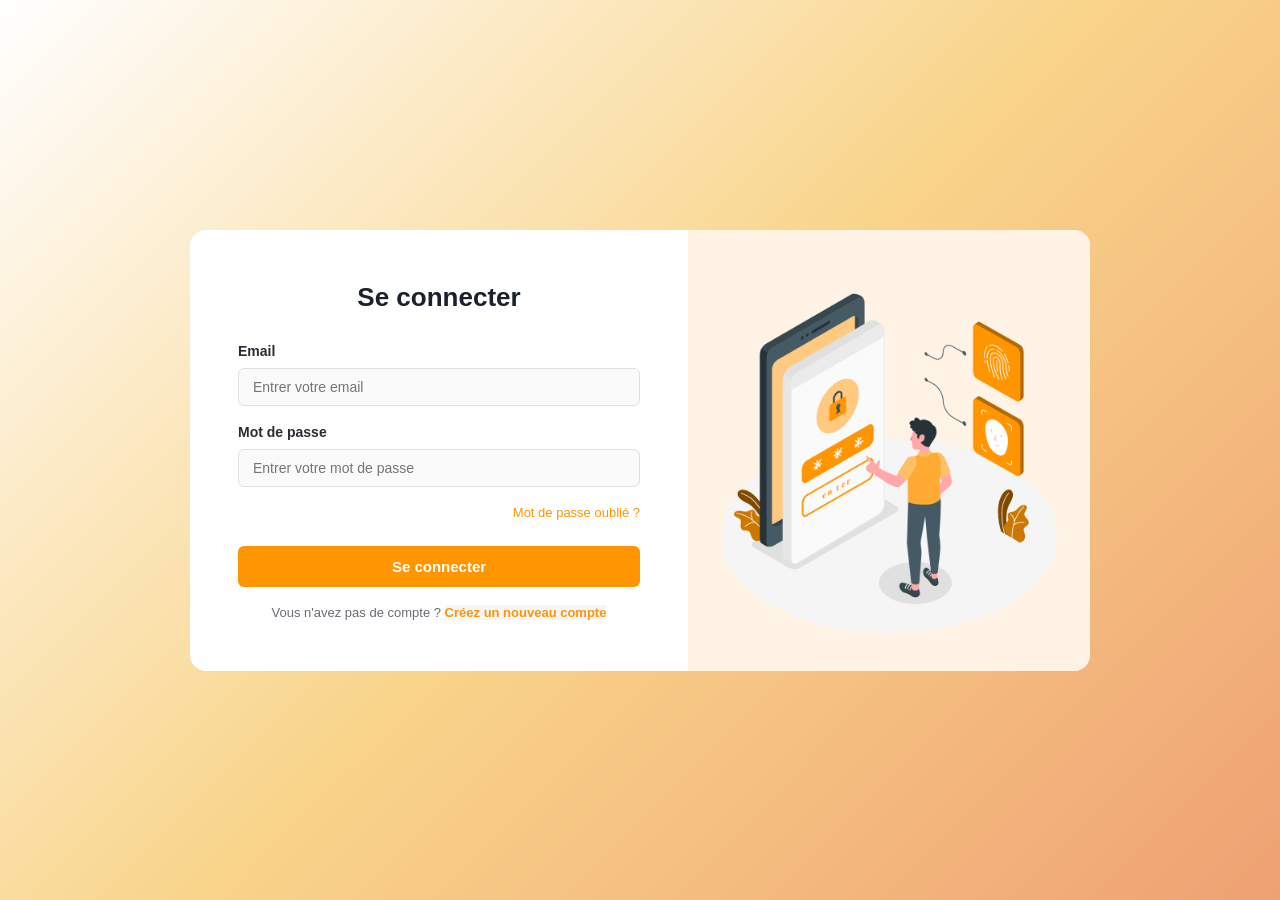
<file: connexion.html>
<!DOCTYPE html>
<html lang="en">
<head>
    <meta charset="UTF-8">
    <meta name="viewport" content="width=device-width, initial-scale=1.0">
    <title>Archiva</title>
    <link rel="stylesheet" href="styles/style.css">
</head>
<body class="auth-page">
    <div class="auth-card">
        <div class="auth-card__form-side">
    <h1 class="auth-card__title">Se connecter</h1>
    <form class="auth-card__form" novalidate>
        <div class="auth-card__field">
            <label>Email</label>
            <input type="email" name="email" class="auth-card__input" placeholder="Entrer votre email" />
        </div>
        <div class="auth-card__field">
            <label>Mot de passe</label>
            <input type="password" name="password" class="auth-card__input" placeholder="Entrer votre mot de passe" />
        </div>
        <a href="#" class="auth-card__forgot">Mot de passe oublié ?</a>
        <button type="submit" class="auth-card__submit">Se connecter</button>
        <p class="auth-card__switch">Vous n'avez pas de compte ? <a href="inscription.html">Créez un nouveau compte</a></p>
    </form>
</div>
        <div class="auth-card__illustration">
            <img src="assets/images/8514bc8ea773a01bda90f0bd6eef1b28b48f67e5.png" alt="Mypassword" />
        </div>
    </div>
    <script src="https://code.jquery.com/jquery-3.7.1.min.js"></script>
<script src="script.js"></script>
</body>
</html>
</file>
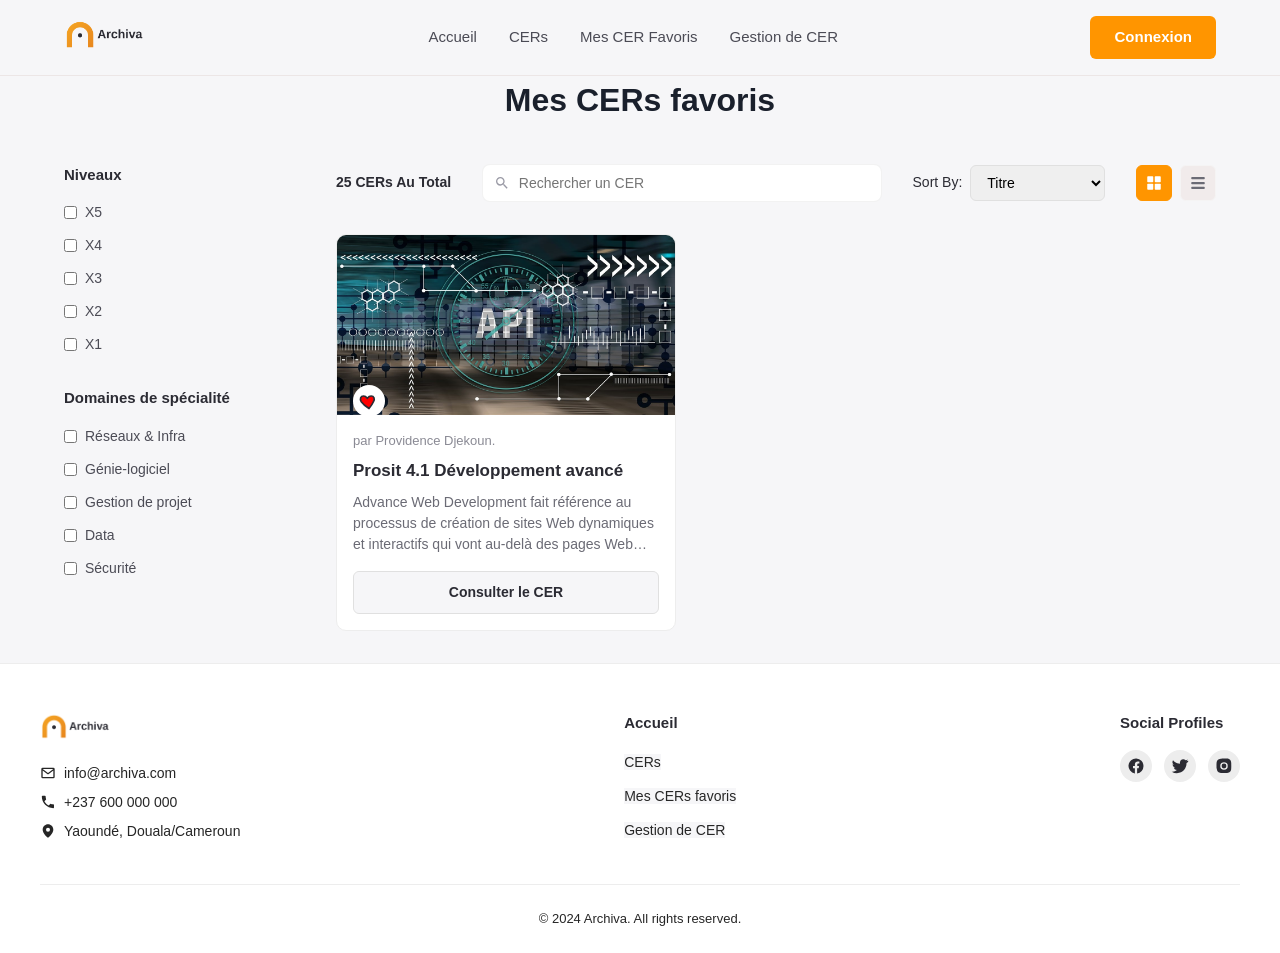
<file: favoris.html>
<!DOCTYPE html>
<html lang="fr">
<head>
    <meta charset="UTF-8">
    <meta name="viewport" content="width=device-width, initial-scale=1.0">
    <title>Archiva</title>
    <link rel="stylesheet" href="styles/style.css">
</head>
<body>
    <header>
        <nav>
            <div class="logo">
                <img src="assets/images/logo.png" alt="Archiva Logo">
            </div>
            <ul>
                 <li><a href="index.html">Accueil</a></li>
                <li><a href="cer.html">CERs</a></li>
                <li><a href="favoris.html">Mes CER Favoris</a></li>
                 <li><a href="gestion-cer.html">Gestion de CER</a></li>
            </ul>
            <a href="connexion.html" class="connexion">Connexion</a>
        </nav>
    </header>

    <main>
        <section >
           
            <h1 class="cers-title">Mes CERs favoris</h1>
            </section>

        <section class="cers-page">
            
    <aside class="filters">
        <div class="filters__group">
            <h4 class="filters__heading">Niveaux</h4>
            <label class="filters__option">
                <input type="checkbox" name="niveau" value="X5"> X5
            </label>
            <label class="filters__option">
                <input type="checkbox" name="niveau" value="X4"> X4
            </label>
            <label class="filters__option">
                <input type="checkbox" name="niveau" value="X3"> X3
            </label>
            <label class="filters__option">
                <input type="checkbox" name="niveau" value="X2"> X2
            </label>
            <label class="filters__option">
                <input type="checkbox" name="niveau" value="X1"> X1
            </label>
        </div>

        <div class="filters__group">
            <h4 class="filters__heading">Domaines de spécialité</h4>
            <label class="filters__option">
                <input type="checkbox" name="domaine" value="reseaux"> Réseaux &amp; Infra
            </label>
            <label class="filters__option">
                <input type="checkbox" name="domaine" value="genie-logiciel"> Génie-logiciel
            </label>
            <label class="filters__option">
                <input type="checkbox" name="domaine" value="gestion-projet"> Gestion de projet
            </label>
            <label class="filters__option">
                <input type="checkbox" name="domaine" value="data"> Data
            </label>
            <label class="filters__option">
                <input type="checkbox" name="domaine" value="securite"> Sécurité
            </label>
        </div>
    </aside>

    <div class="cers-content">

        <div class="toolbar">
            <p class="toolbar__count">25 CERs Au Total</p>

            <form action="/search" class="toolbar__search">
                <input type="search" name="q" placeholder="Rechercher un CER" class="toolbar__search-input">
                <svg class="toolbar__search-icon" viewBox="0 0 24 24" width="16" height="16" aria-hidden="true">
                    <path fill="currentColor" d="M15.5 14h-.79l-.28-.27A6.471 6.471 0 0 0 16 9.5 6.5 6.5 0 1 0 9.5 16c1.61 0 3.09-.59 4.23-1.57l.27.28v.79l5 4.99L20.49 19l-4.99-5zm-6 0C7.01 14 5 11.99 5 9.5S7.01 5 9.5 5 14 7.01 14 9.5 11.99 14 9.5 14z"/>
                </svg>
            </form>

            <div class="toolbar__sort">
                <label for="sort" class="toolbar__sort-label">Sort By:</label>
                <select id="sort" name="sort" class="toolbar__sort-select">
                    <option value="titre">Titre</option>
                    <option value="recent">Plus récent</option>
                    <option value="populaire">Plus populaire</option>
                </select>
            </div>

            <div class="toolbar__view-toggle">
                <button class="toolbar__view-btn toolbar__view-btn--active" aria-label="Vue en grille">
                    <svg viewBox="0 0 24 24" width="18" height="18" aria-hidden="true">
                        <rect x="3" y="3" width="8" height="8" rx="1" fill="currentColor"/>
                        <rect x="13" y="3" width="8" height="8" rx="1" fill="currentColor"/>
                        <rect x="3" y="13" width="8" height="8" rx="1" fill="currentColor"/>
                        <rect x="13" y="13" width="8" height="8" rx="1" fill="currentColor"/>
                    </svg>
                </button>
                <button class="toolbar__view-btn" aria-label="Vue en liste">
                    <svg viewBox="0 0 24 24" width="18" height="18" aria-hidden="true">
                        <rect x="3" y="4" width="18" height="3" rx="1" fill="currentColor"/>
                        <rect x="3" y="10.5" width="18" height="3" rx="1" fill="currentColor"/>
                        <rect x="3" y="17" width="18" height="3" rx="1" fill="currentColor"/>
                    </svg>
                </button>
            </div>
        </div>
        

        <div class="cers-content__grid">

            <div class="cer-card">
    <img class="cer-card__image" src="assets\images\e1e4290ac707ce2095b2c42b90970f4076a8cc79.jpg" alt="Développement avancé">

    <button class="cer-card__favorite" aria-label="Ajouter aux favoris">
        <svg class="cer-card__favorite-icon" viewBox="0 0 24 24" width="20" height="20" aria-hidden="true">
            <path fill="red" stroke="currentColor" stroke-width="2" d="M12 21s-6.7-4.35-9.3-8.1C.6 9.6 2 6 5.4 6c1.9 0 3.3 1 4.6 2.6C11.3 7 12.7 6 14.6 6 18 6 19.4 9.6 17.3 12.9 15.7 16.65 12 21 12 21z"/>
        </svg>
    </button>

    <p class="cer-card__author">par Providence Djekoun.</p>

    <h3 class="cer-card__title">Prosit 4.1 Développement avancé</h3>

    <p class="cer-card__description">
        Advance Web Development fait référence au processus de création de sites Web dynamiques et interactifs qui vont au-delà des pages Web statiques. Cela implique l'utilisation de techniques et de technologies de codage avancées pour créer des sites Web fonctionnels et visuellement attrayants qui améliorent l'expérience utilisateur.
    </p>

    <a href="#" class="cer-card__link">Consulter le CER</a>
</div>
</div>
</div>

        </section>
    </main>

    <footer class="footer">
    <div class="footer__columns">
        
        <div class="footer__brand">
    <img class="footer__logo" src="assets/images/logo.png" alt="Archiva Logo">

    <p class="footer__contact-item">
        <svg class="footer__contact-icon" viewBox="0 0 24 24" width="16" height="16" aria-hidden="true">
            <path fill="currentColor" d="M4 4h16a2 2 0 0 1 2 2v12a2 2 0 0 1-2 2H4a2 2 0 0 1-2-2V6a2 2 0 0 1 2-2zm0 2v.01L12 12l8-5.99V6H4zm16 2.24-7.4 5.55a1 1 0 0 1-1.2 0L4 8.24V18h16V8.24z"/>
        </svg>
        info@archiva.com
    </p>

    <p class="footer__contact-item">
        <svg class="footer__contact-icon" viewBox="0 0 24 24" width="16" height="16" aria-hidden="true">
            <path fill="currentColor" d="M6.6 10.8c1.4 2.8 3.7 5.1 6.5 6.5l2.2-2.2c.3-.3.7-.4 1-.2 1.1.4 2.4.6 3.6.6.6 0 1.1.5 1.1 1.1v3.6c0 .6-.5 1.1-1.1 1.1C10.5 21.3 2.7 13.5 2.7 3.9c0-.6.5-1.1 1.1-1.1H7.4c.6 0 1.1.5 1.1 1.1 0 1.3.2 2.5.6 3.6.1.4 0 .8-.2 1L6.6 10.8z"/>
        </svg>
        +237 600 000 000
    </p>

    <p class="footer__contact-item">
        <svg class="footer__contact-icon" viewBox="0 0 24 24" width="16" height="16" aria-hidden="true">
            <path fill="currentColor" d="M12 2c-4.4 0-8 3.6-8 8 0 5.4 7 11.5 7.3 11.8.2.1.4.2.7.2s.5-.1.7-.2C12.9 21.5 20 15.4 20 10c0-4.4-3.6-8-8-8zm0 11a3 3 0 1 1 0-6 3 3 0 0 1 0 6z"/>
        </svg>
        Yaoundé, Douala/Cameroun
    </p>
</div>

       <div class="footer__links">
            <h4 class="footer__heading">Accueil</h4>
            <ul class="footer__list">
                <li><a href="cer.html">CERs</a></li>
                <li><a href="favoris.html">Mes CERs favoris</a></li>
                <li><a href="gestion-cer.html">Gestion de CER</a></li>
            </ul>
        </div>

       <div class="footer__social">
            <h4 class="footer__heading">Social Profiles</h4>
            <div class="footer__social-icons">
                <a href="#" class="footer__social-link" aria-label="Facebook">
                    <svg viewBox="0 0 24 24" width="18" height="18" aria-hidden="true">
                        <path fill="currentColor" d="M22 12a10 10 0 1 0-11.5 9.9v-7H8v-2.9h2.5V9.8c0-2.5 1.5-3.9 3.8-3.9 1.1 0 2.2.2 2.2.2v2.4h-1.2c-1.2 0-1.6.8-1.6 1.6v1.9H16l-.4 2.9h-2.1v7A10 10 0 0 0 22 12z"/>
                    </svg>
                </a>
                <a href="#" class="footer__social-link" aria-label="Twitter">
                    <svg viewBox="0 0 24 24" width="18" height="18" aria-hidden="true">
                        <path fill="currentColor" d="M23 4.9c-.8.4-1.7.6-2.6.8a4.5 4.5 0 0 0 2-2.5c-.9.5-1.8.9-2.9 1.1A4.5 4.5 0 0 0 11.9 8c0 .4 0 .7.1 1a12.8 12.8 0 0 1-9.3-4.7 4.5 4.5 0 0 0 1.4 6 4.4 4.4 0 0 1-2-.6v.1c0 2.2 1.6 4 3.6 4.4-.4.1-.8.2-1.2.2-.3 0-.6 0-.8-.1a4.5 4.5 0 0 0 4.2 3.1A9 9 0 0 1 1 19.5 12.7 12.7 0 0 0 7.9 21.5c8.3 0 12.8-6.9 12.8-12.8v-.6c.9-.6 1.6-1.4 2.3-2.2z"/>
                    </svg>
                </a>
                <a href="#" class="footer__social-link" aria-label="Instagram">
                    <svg viewBox="0 0 24 24" width="18" height="18" aria-hidden="true">
                        <path fill="currentColor" d="M12 2c2.7 0 3.1 0 4.1.1 1 0 1.7.2 2.3.5.6.2 1.1.6 1.6 1.1.5.5.8 1 1.1 1.6.2.6.4 1.3.5 2.3.1 1 .1 1.4.1 4.1s0 3.1-.1 4.1c0 1-.2 1.7-.5 2.3-.2.6-.6 1.1-1.1 1.6-.5.5-1 .8-1.6 1.1-.6.2-1.3.4-2.3.5-1 .1-1.4.1-4.1.1s-3.1 0-4.1-.1c-1 0-1.7-.2-2.3-.5-.6-.2-1.1-.6-1.6-1.1-.5-.5-.8-1-1.1-1.6-.2-.6-.4-1.3-.5-2.3C2 15.1 2 14.7 2 12s0-3.1.1-4.1c0-1 .2-1.7.5-2.3.2-.6.6-1.1 1.1-1.6.5-.5 1-.8 1.6-1.1.6-.2 1.3-.4 2.3-.5C8.9 2 9.3 2 12 2zm0 5a5 5 0 1 0 0 10 5 5 0 0 0 0-10zm0 8.2a3.2 3.2 0 1 1 0-6.4 3.2 3.2 0 0 1 0 6.4zm5.2-8.4a1.2 1.2 0 1 1-2.4 0 1.2 1.2 0 0 1 2.4 0z"/>
                    </svg>
                </a>
            </div>
            
         </div>
    

    </div>

    <p class="footer__copyright">
        © 2024 Archiva. All rights reserved. 
    </p>
</footer>
   
</body>
</html>
</file>
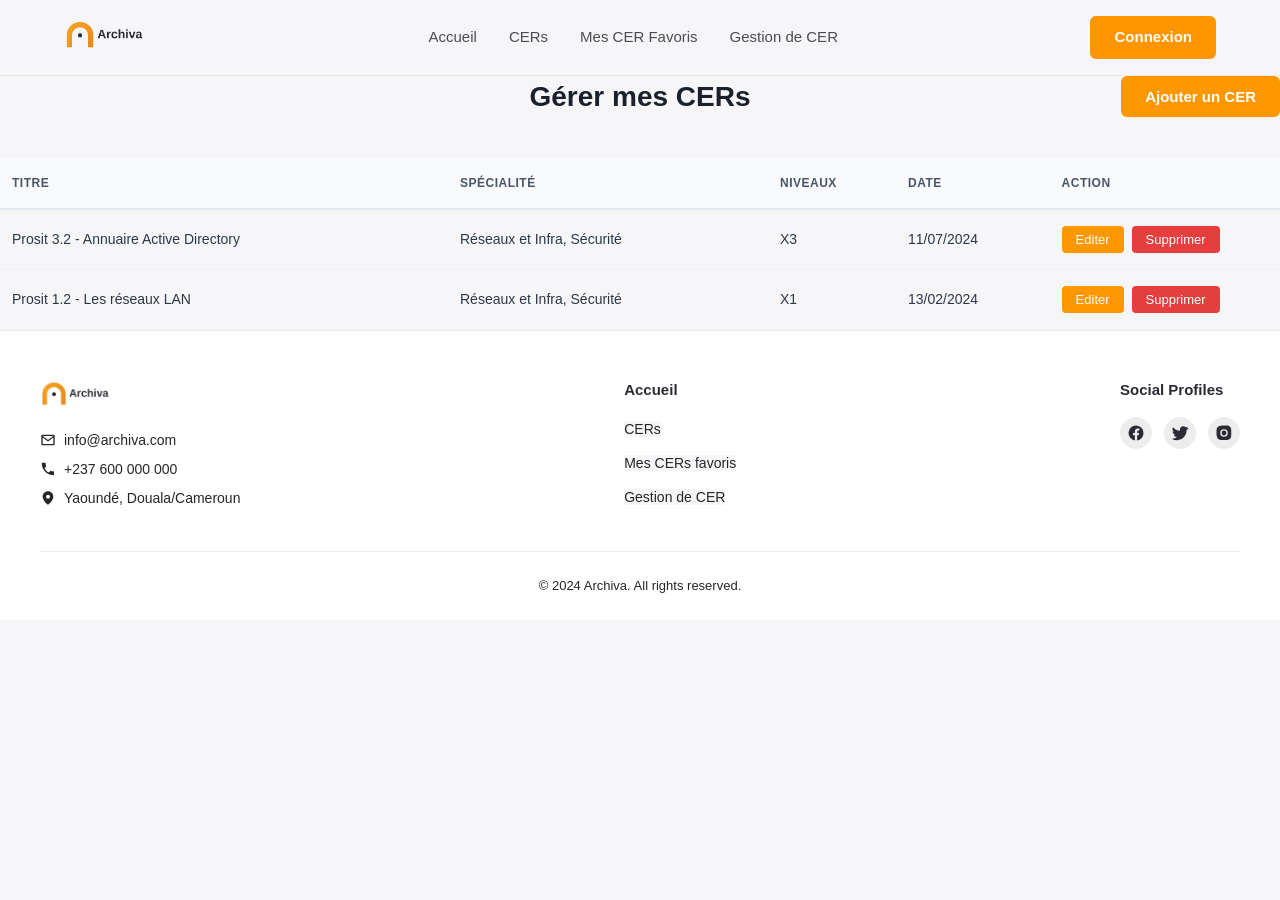
<file: gestion-cer.html>
<!DOCTYPE html>
<html lang="fr">
<head>
    <meta charset="UTF-8">
    <meta name="viewport" content="width=device-width, initial-scale=1.0">
    <title>Archiva</title>
    <link rel="stylesheet" href="styles/style.css">
</head>
<body>
    <header>
        <nav>
            <div class="logo">
                <img src="assets/images/logo.png" alt="Archiva Logo">
            </div>
            <ul>
                <li><a href="index.html">Accueil</a></li>
                <li><a href="cer.html">CERs</a></li>
                <li><a href="favoris.html">Mes CER Favoris</a></li>
                 <li><a href="gestion-cer.html">Gestion de CER</a></li>
            </ul>
            <a href="connexion.html" class="connexion">Connexion</a>
        </nav>
    </header>

    <main>
        <div class="container">
  <div class="header-container">
    <h1>Gérer mes CERs</h1>
   <button class="ajouter">Ajouter un CER</button>
  </div>
            <table class="cer-table">
    <thead>
        <tr>
            <th>Titre</th>
            <th>Spécialité</th>
            <th>Niveaux</th>
            <th>Date</th>
            <th>Action</th>
        </tr>
    </thead>
    <tbody>
        <tr>
            <td>Prosit 3.2 - Annuaire Active Directory</td>
            <td>Réseaux et Infra, Sécurité</td>
            <td>X3</td>
            <td>11/07/2024</td>
            <td>
                <div class="actions-cell">
            <button class="btn-action btn-edit">Editer</button>
            <button class="btn-action btn-delete">Supprimer</button>
          </div>
            </td>
        </tr>

         <tr>
            <td>Prosit 1.2 - Les réseaux LAN</td>
            <td>Réseaux et Infra, Sécurité</td>
            <td>X1</td>
            <td>13/02/2024</td>
            <td>
                 <div class="actions-cell">
            <button class="btn-action btn-edit">Editer</button>
            <button class="btn-action btn-delete">Supprimer</button>
          </div>
            </td>
        </tr>
        
    </tbody>
</table>
</div>
   
    </main>

    <footer class="footer">
    <div class="footer__columns">
        
        <div class="footer__brand">
    <img class="footer__logo" src="assets/images/logo.png" alt="Archiva Logo">

    <p class="footer__contact-item">
        <svg class="footer__contact-icon" viewBox="0 0 24 24" width="16" height="16" aria-hidden="true">
            <path fill="currentColor" d="M4 4h16a2 2 0 0 1 2 2v12a2 2 0 0 1-2 2H4a2 2 0 0 1-2-2V6a2 2 0 0 1 2-2zm0 2v.01L12 12l8-5.99V6H4zm16 2.24-7.4 5.55a1 1 0 0 1-1.2 0L4 8.24V18h16V8.24z"/>
        </svg>
        info@archiva.com
    </p>

    <p class="footer__contact-item">
        <svg class="footer__contact-icon" viewBox="0 0 24 24" width="16" height="16" aria-hidden="true">
            <path fill="currentColor" d="M6.6 10.8c1.4 2.8 3.7 5.1 6.5 6.5l2.2-2.2c.3-.3.7-.4 1-.2 1.1.4 2.4.6 3.6.6.6 0 1.1.5 1.1 1.1v3.6c0 .6-.5 1.1-1.1 1.1C10.5 21.3 2.7 13.5 2.7 3.9c0-.6.5-1.1 1.1-1.1H7.4c.6 0 1.1.5 1.1 1.1 0 1.3.2 2.5.6 3.6.1.4 0 .8-.2 1L6.6 10.8z"/>
        </svg>
        +237 600 000 000
    </p>

    <p class="footer__contact-item">
        <svg class="footer__contact-icon" viewBox="0 0 24 24" width="16" height="16" aria-hidden="true">
            <path fill="currentColor" d="M12 2c-4.4 0-8 3.6-8 8 0 5.4 7 11.5 7.3 11.8.2.1.4.2.7.2s.5-.1.7-.2C12.9 21.5 20 15.4 20 10c0-4.4-3.6-8-8-8zm0 11a3 3 0 1 1 0-6 3 3 0 0 1 0 6z"/>
        </svg>
        Yaoundé, Douala/Cameroun
    </p>
</div>

       <div class="footer__links">
            <h4 class="footer__heading">Accueil</h4>
            <ul class="footer__list">
                <li><a href="cer.html">CERs</a></li>
                <li><a href="favoris.html">Mes CERs favoris</a></li>
                <li><a href="gestion-cer.html">Gestion de CER</a></li>
            </ul>
        </div>

       <div class="footer__social">
            <h4 class="footer__heading">Social Profiles</h4>
            <div class="footer__social-icons">
                <a href="#" class="footer__social-link" aria-label="Facebook">
                    <svg viewBox="0 0 24 24" width="18" height="18" aria-hidden="true">
                        <path fill="currentColor" d="M22 12a10 10 0 1 0-11.5 9.9v-7H8v-2.9h2.5V9.8c0-2.5 1.5-3.9 3.8-3.9 1.1 0 2.2.2 2.2.2v2.4h-1.2c-1.2 0-1.6.8-1.6 1.6v1.9H16l-.4 2.9h-2.1v7A10 10 0 0 0 22 12z"/>
                    </svg>
                </a>
                <a href="#" class="footer__social-link" aria-label="Twitter">
                    <svg viewBox="0 0 24 24" width="18" height="18" aria-hidden="true">
                        <path fill="currentColor" d="M23 4.9c-.8.4-1.7.6-2.6.8a4.5 4.5 0 0 0 2-2.5c-.9.5-1.8.9-2.9 1.1A4.5 4.5 0 0 0 11.9 8c0 .4 0 .7.1 1a12.8 12.8 0 0 1-9.3-4.7 4.5 4.5 0 0 0 1.4 6 4.4 4.4 0 0 1-2-.6v.1c0 2.2 1.6 4 3.6 4.4-.4.1-.8.2-1.2.2-.3 0-.6 0-.8-.1a4.5 4.5 0 0 0 4.2 3.1A9 9 0 0 1 1 19.5 12.7 12.7 0 0 0 7.9 21.5c8.3 0 12.8-6.9 12.8-12.8v-.6c.9-.6 1.6-1.4 2.3-2.2z"/>
                    </svg>
                </a>
                <a href="#" class="footer__social-link" aria-label="Instagram">
                    <svg viewBox="0 0 24 24" width="18" height="18" aria-hidden="true">
                        <path fill="currentColor" d="M12 2c2.7 0 3.1 0 4.1.1 1 0 1.7.2 2.3.5.6.2 1.1.6 1.6 1.1.5.5.8 1 1.1 1.6.2.6.4 1.3.5 2.3.1 1 .1 1.4.1 4.1s0 3.1-.1 4.1c0 1-.2 1.7-.5 2.3-.2.6-.6 1.1-1.1 1.6-.5.5-1 .8-1.6 1.1-.6.2-1.3.4-2.3.5-1 .1-1.4.1-4.1.1s-3.1 0-4.1-.1c-1 0-1.7-.2-2.3-.5-.6-.2-1.1-.6-1.6-1.1-.5-.5-.8-1-1.1-1.6-.2-.6-.4-1.3-.5-2.3C2 15.1 2 14.7 2 12s0-3.1.1-4.1c0-1 .2-1.7.5-2.3.2-.6.6-1.1 1.1-1.6.5-.5 1-.8 1.6-1.1.6-.2 1.3-.4 2.3-.5C8.9 2 9.3 2 12 2zm0 5a5 5 0 1 0 0 10 5 5 0 0 0 0-10zm0 8.2a3.2 3.2 0 1 1 0-6.4 3.2 3.2 0 0 1 0 6.4zm5.2-8.4a1.2 1.2 0 1 1-2.4 0 1.2 1.2 0 0 1 2.4 0z"/>
                    </svg>
                </a>
            </div>
            
         </div>
    

    </div>

    <p class="footer__copyright">
        © 2024 Archiva. All rights reserved. 
    </p>
</footer>


   
</body>
</html>
</file>
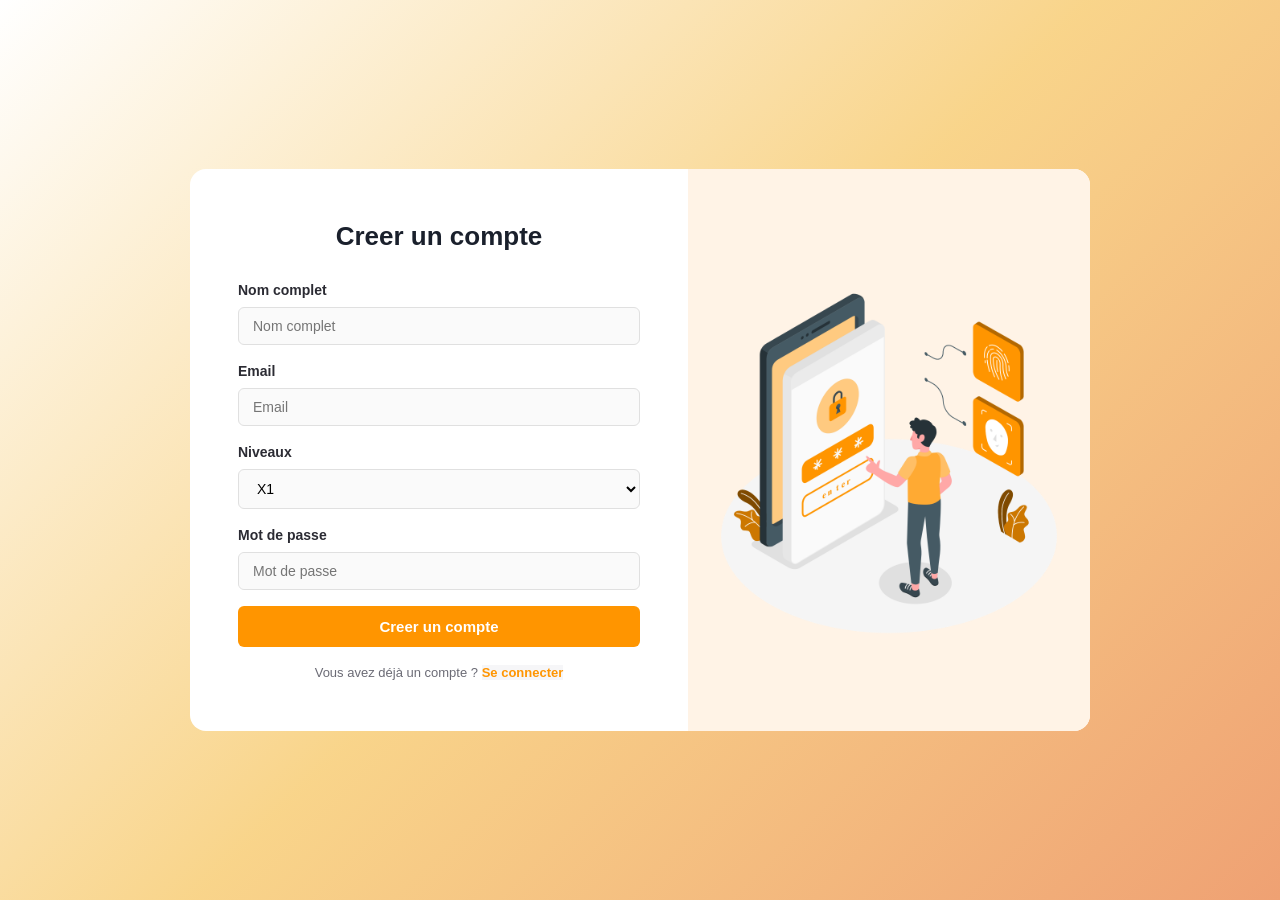
<file: inscription.html>
<!DOCTYPE html>
<html lang="en">
<head>
    <meta charset="UTF-8">
    <meta name="viewport" content="width=device-width, initial-scale=1.0">
    <title>Archiva</title>
    <link rel="stylesheet" href="styles/style.css">
</head>
<body class="auth-page">
    <div class="auth-card">
        <div class="auth-card__form-side">
    <h1 class="auth-card__title">Creer un compte</h1>
    <form class="auth-card__form" novalidate>
        <div class="auth-card__field">
            <label>Nom complet</label>
            <input type="text" name="name" class="auth-card__input" placeholder="Nom complet" />
        </div>
        <div class="auth-card__field">
            <label>Email</label>
            <input type="email" name="email" class="auth-card__input" placeholder="Email" />
        </div>
        <div class="auth-card__field">
    <label>Niveaux</label>
    <select name="niveau" class="auth-card__input">
        <option value="X1">X1</option>
        <option value="X2">X2</option>
        <option value="X3">X3</option>
        <option value="X4">X4</option>
        <option value="X5">X5</option>
    </select>
</div>
        <div class="auth-card__field" >
            <label>Mot de passe</label>
            <input type="password" name="password" class="auth-card__input" placeholder="Mot de passe" />
        </div>
        <button type="submit" class="auth-card__submit">Creer un compte</button>
        <p class="auth-card__switch">Vous avez déjà un compte ? <a href="connexion.html">Se connecter</a></p>
    </form>
</div>
        <div class="auth-card__illustration">
            <img src="assets/images/8514bc8ea773a01bda90f0bd6eef1b28b48f67e5.png" alt="Myaccount" />
        </div>
    </div>
    <script src="https://code.jquery.com/jquery-3.7.1.min.js"></script>
<script src="script.js"></script>
</body>
</html>
</file>
<file: styles/style.css>
/* ===== RESET ===== */
* {
    margin: 0;
    padding: 0;
    box-sizing: border-box;
}

/* ===== BASE ===== */
body {
    font-family: Arial, Helvetica, sans-serif;
    color: #2B2B33;
    line-height: 1.5;
    background-color: #f6f6f8;
}

ul {
    list-style: none;
}

a {
    text-decoration: none;
    color: inherit;
     background-color: #f6f6f8;
}

button {
    cursor: pointer;
    border: none;
    font-family: inherit;
}

/* ===== HEADER ===== */
header {
    display: flex;
    justify-content: center;
    border-bottom: 1px solid #ece6e6;
}

header nav {
    display: flex;
    align-items: center;
    justify-content: space-between;
    width: 100%;
    max-width: 1200px;
    padding: 16px 24px;
}

.logo img {
    height: 32px;
}

header nav ul {
    display: flex;
    gap: 32px;
}

header nav ul a {
    font-size: 15px;
    font-weight: 500;
    color: #4B4B55;
}

.connexion {
    background-color: #FF9500;
    color: #ffffff;
    font-weight: 600;
    padding: 10px 24px;
    border-radius: 6px;
    font-size: 15px;
}

/* ===== HERO ===== */
.hero {
    background-color: #fafafa49;
    padding: 48px 24px;
    text-align: center;
}

.hero__search-bar {
    max-width: 500px;
    margin: 0 auto 32px;
}

.hero__search-field-wrapper {
    display: flex;
    align-items: center;
    gap: 8px;
    background-color: #ffffff;
    border: 1px solid #E0E0E0;
    border-radius: 8px;
    padding: 10px 16px;
}

.hero__search-icon {
    color: #9A9AA5;
    flex-shrink: 0;
}

.hero__search-input {
    border: none;
    outline: none;
    width: 100%;
    font-size: 14px;
}

.hero__title {
    font-size: 32px;
    font-weight: 700;
    margin-bottom: 8px;
}

.hero__subtitle {
    font-size: 18px;
    font-weight: 500;
    color: #4B4B55;
    margin-bottom: 4px;
}

.hero__tagline {
    font-size: 14px;
    color: #8A8A94;
    font-style: italic;
    margin-bottom: 24px;
}

.hero__cta-wrapper {
    display: flex;
    justify-content: center;
    gap: 16px;
}

.hero__cta {
    padding: 12px 24px;
    border-radius: 6px;
    font-size: 15px;
    font-weight: 600;
}

.hero__cta--primary {
    background-color: #FF9500;
    color: #ffffff;
}

.hero__cta--secondary {
    background-color: #ffffff;
    color: #2B2B33;
    border: 1px solid #E0E0E0;
}

/* ===== CER SECTION ===== */
.cer-section {
    max-width: 1200px;
    margin: 0 auto;
    padding: 48px 24px;
}

.cer-section__grid {
    display: flex;
    flex-wrap: wrap;
    gap: 24px;
}

.cer-section__header {
    display: flex;
    justify-content: space-between;
    align-items: flex-start;
    margin-bottom: 32px;
}

.cer-section__titles {
    max-width: 700px;
}

.cer-section__title {
    font-size: 24px;
    font-weight: 700;
    margin-bottom: 8px;
}

.cer-section__description {
    font-size: 14px;
    color: #6B6B75;
}

.cer-section__see-all {
    background: none;
    color: #FF9500;
    font-weight: 600;
    font-size: 14px;
    white-space: nowrap;
}

/* ===== CARTE CER ===== */
.cer-card {
    position: relative;
    max-width: 340px;
    background-color: #ffffff;
    border: 1px solid #EDEDED;
    border-radius: 10px;
    overflow: hidden;
}

.cer-card__image {
    width: 100%;
    height: 180px;
    object-fit: cover;
    display: block;
}

.cer-card__favorite {
    position: absolute;
    top: 150px;
    left: 16px;
    background-color: #ffffff;
    color: #2B2B33;
    width: 32px;
    height: 32px;
    border-radius: 50%;
    display: flex;
    align-items: center;
    justify-content: center;
}

.cer-card__author {
    font-size: 13px;
    color: #8A8A94;
    padding: 16px 16px 0;
}

.cer-card__title {
    font-size: 17px;
    font-weight: 700;
    padding: 8px 16px 0;
}

.cer-card__description {
    font-size: 14px;
    color: #6B6B75;
    padding: 8px 16px 0;
    /* Troncature du texte apres 3 lignes */
    display: -webkit-box;
    -webkit-line-clamp: 3;
    -webkit-box-orient: vertical;
    overflow: hidden;
}

.cer-card__link {
    display: block;
    text-align: center;
    margin: 16px;
    padding: 10px;
    border: 1px solid #E0E0E0;
    border-radius: 6px;
    font-size: 14px;
    font-weight: 600;
}

.footer {
    background-color: white;
    border-top: 1px solid #EDEDED;
    padding: 48px 24px 24px;
}

.footer__columns {
    display: flex;
    justify-content: space-between;
    max-width: 1200px;
    margin: 0 auto 32px;
    gap: 32px;
}

.footer__logo {
    height: 28px;
    margin-bottom: 16px;
}

.footer__contact-item {
    display: flex;
    align-items: center;
    gap: 8px;
    font-size: 14px;
    color: #262626;
    margin-bottom: 8px;
}

.footer__contact-icon {
    flex-shrink: 0;
    color: #262626;
}

.footer__heading {
    font-size: 15px;
    font-weight: 700;
    margin-bottom: 16px;
}

.footer__list li {
    margin-bottom: 10px;
}

.footer__list a {
    font-size: 14px;
    color: #262626;
}

.footer__social-icons {
    display: flex;
    gap: 12px;
}

.footer__social-link {
    display: flex;
    align-items: center;
    justify-content: center;
    width: 32px;
    height: 32px;
    background-color: #EDEDED;
    border-radius: 50%;
    color: #2B2B33;
}

.footer__copyright {
    text-align: center;
    font-size: 13px;
    color: #262626;
    max-width: 1200px;
    margin: 0 auto;
    padding-top: 24px;
    border-top: 1px solid #EDEDED;
}

.cers-title {
   font-size: 32px;
    font-weight: 700;
    margin-bottom: 8px;
    text-align: center
}
.cers-page {
    display: flex;
    gap: 32px;
    max-width: 1200px;
    margin: 0 auto;
    padding: 32px 24px;
    align-items: flex-start;
}

.filters {
    width: 240px;
    flex-shrink: 0;
}

.filters__group {
    margin-bottom: 32px;
}

.filters__heading {
    font-size: 15px;
    font-weight: 700;
    margin-bottom: 16px;
}

.filters__option {
    display: flex;
    align-items: center;
    gap: 8px;
    font-size: 14px;
    color: #4B4B55;
    margin-bottom: 12px;
    cursor: pointer;
}

.cers-content {
    flex: 1;
}

.toolbar {
    display: flex;
    align-items: center;
    justify-content: space-between;
    gap: 16px;
    margin-bottom: 32px;
    flex-wrap: wrap;
}

.toolbar__count {
    font-size: 14px;
    font-weight: 600;
    white-space: nowrap;
}

.toolbar__search {
    position: relative;
    flex: 1;
    max-width: 400px;
}

.toolbar__search-input {
    width: 100%;
    padding: 10px 16px 10px 36px;
    border: 1px solid #e0e0e06e;
    border-radius: 8px;
    font-size: 14px;
    outline: none;
}

.toolbar__search-icon {
    position: absolute;
    left: 12px;
    top: 50%;
    transform: translateY(-50%);
    color: #9A9AA5;
}

.toolbar__sort {
    display: flex;
    align-items: center;
    gap: 8px;
    font-size: 14px;
}

.toolbar__sort-select {
    padding: 8px 12px;
    border: 1px solid #E0E0E0;
    border-radius: 6px;
    font-size: 14px;
}

.toolbar__view-toggle {
    display: flex;
    gap: 8px;
}

.toolbar__view-btn {
    width: 36px;
    height: 36px;
    display: flex;
    align-items: center;
    justify-content: center;
    background-color: #f1ebeb;
    border: 1px solid #f5f4f4;
    border-radius: 6px;
    color: #6B6B75;
}

.toolbar__view-btn--active {
    background-color: #FF9500;
    border-color: #FF9500;
    color: #ffffff;
}

.cers-content__grid {
    display: grid;
    grid-template-columns: repeat(2, 1fr);
    gap: 24px;
}

/* ===== MODAL OVERLAY ===== */
.modal {
    position: fixed;
    top: 0;
    left: 0;
    width: 100%;
    height: 100%;
    background-color: rgba(0, 0, 0, 0.5);
    display: flex;
    align-items: center;
    justify-content: center;
    z-index: 100;
}

.modal__content {
    background-color: #ffffff;
    width: 100%;
    max-width: 520px;
    max-height: 90vh;
    overflow-y: auto;
    border-radius: 12px;
    padding: 32px;
}

.modal__header {
    display: flex;
    align-items: center;
    justify-content: space-between;
    margin-bottom: 24px;
}

.modal__header h2 {
    font-size: 20px;
    font-weight: 700;
}

.modal__close {
    background: none;
    color: #E63946;
    font-size: 20px;
    line-height: 1;
}

/* ===== FORM FIELDS ===== */
.modal__field {
    margin-bottom: 20px;
}

.modal__field label {
    display: block;
    font-size: 14px;
    font-weight: 600;
    margin-bottom: 8px;
}

.modal__field input[type="text"],
.modal__field select,
.modal__field textarea {
    width: 100%;
    padding: 10px 14px;
    border: 1px solid #E0E0E0;
    border-radius: 6px;
    font-size: 14px;
    font-family: inherit;
    background-color: #FAFAFA;
}

.modal__field textarea {
    resize: vertical;
}

.modal__field .filters__option {
    background-color: #FAFAFA;
    padding: 10px 14px;
    margin-bottom: 0;
}

/* ===== UPLOAD ZONE ===== */
.upload-zone {
    display: flex;
    flex-direction: column;
    align-items: center;
    gap: 8px;
    padding: 32px 16px;
    background-color: #FAFAFA;
    border: 1px dashed #C4C4CC;
    border-radius: 8px;
    cursor: pointer;
    text-align: center;
}

.upload-zone svg {
    color: #9A9AA5;
}

.upload-zone span {
    font-size: 13px;
    color: #6B6B75;
}

/* ===== SUBMIT BUTTON ===== */
.modal__submit {
    display: block;
    width: 100%;
    background-color: #FF9500;
    color: #ffffff;
    font-weight: 600;
    font-size: 15px;
    padding: 12px;
    border-radius: 6px;
    margin-top: 8px;
}
/* ===== AUTH PAGE ===== */
.auth-page {
    min-height: 100vh;
    display: flex;
    align-items: center;
    justify-content: center;
    background: linear-gradient(135deg,white, #F7C96BC9,#EFA173);
    padding: 24px;
}

.auth-card {
    display: flex;
    background-color: #ffffff;
    border-radius: 16px;
    overflow: hidden;
    max-width: 900px;
    width: 100%;
}

.auth-card__form-side {
    flex: 1;
    padding: 48px;
}

.auth-card__title {
    font-size: 26px;
    font-weight: 700;
    margin-bottom: 24px;
}

.auth-card__field {
    margin-bottom: 16px;
}

.auth-card__field label {
    display: block;
    font-size: 14px;
    font-weight: 600;
    margin-bottom: 6px;
}

.auth-card__input {
    width: 100%;
    padding: 10px 14px;
    border: 1px solid #E0E0E0;
    border-radius: 6px;
    font-size: 14px;
    background-color: #FAFAFA;
}

.auth-card__forgot {
    display: block;
    text-align: right;
    font-size: 13px;
    color: #FF9500;
    margin-bottom: 24px;
    background-color: #FFFFFF;
}

.auth-card__submit {
    display: block;
    width: 100%;
    background-color: #FF9500;
    color: #ffffff;
    font-weight: 600;
    font-size: 15px;
    padding: 12px;
    border-radius: 6px;
    margin-bottom: 16px;
}

.auth-card__switch {
    font-size: 13px;
    text-align: center;
    color: #6B6B75;
}

.auth-card__switch a {
    color: #FF9500;
    font-weight: 600;
}

.auth-card__illustration {
    flex: 1;
    display: flex;
    align-items: center;
    justify-content: center;
    background-color: #FFF3E6;
}

.auth-card__illustration img {
    max-width: 100%;
    height: auto;
}
.header-container {
    display: grid;
    grid-template-columns: 1fr auto 1fr; /* Sépare l'espace en 3 : le titre au milieu, le bouton à droite */
    align-items: center;
    margin-bottom: 40px;
    width: 100%;
}

h1 {
    grid-column: 2; 
    font-size: 28px;
    color: #1a202c;
    font-weight: 700;
    text-align: center; 
}

.ajouter {
    grid-column: 3; 
    justify-self: end; 
    
    background-color: #ff9800; 
    color: #ffffff;
    border: none;
    padding: 12px 24px;
    font-size: 15px;
    font-weight: 600;
    border-radius: 6px;
    cursor: pointer;
    transition: background-color 0.2s ease, transform 0.1s ease;
}

.ajouter:hover {
    background-color: #e68a00; 
}

.ajouter:active {
    transform: scale(0.98); 
}
.cer-table {
    width: 100%;
    border-collapse: collapse;
    text-align: left;
    font-size: 14px;
    table-layout: fixed; 
}


.cer-table th:nth-child(1), .cer-table td:nth-child(1) { width: 35%; } 
.cer-table th:nth-child(2), .cer-table td:nth-child(2) { width: 25%; }
.cer-table th:nth-child(3), .cer-table td:nth-child(3) { width: 10%; } 
.cer-table th:nth-child(4), .cer-table td:nth-child(4) { width: 12%; } 
.cer-table th:nth-child(5), .cer-table td:nth-child(5) { width: 18%; } 

.cer-table th {
    background-color: #f8fafc;
    color: #4a5568;
    font-weight: 700;
    padding: 16px 12px;
    border-bottom: 2px solid #e2e8f0;
    text-transform: uppercase;
    font-size: 12px;
    letter-spacing: 0.5px;
}

.cer-table td {
    padding: 16px 12px;
    border-bottom: 1px solid #edf2f7;
    vertical-align: middle;
    color: #2d3748;
    overflow-wrap: break-word; 
}

.cer-table tbody tr:hover {
    background-color: #f8fafc;
}


.actions-cell {
    display: flex;
    gap: 8px;
}

.btn-action {
    border: none;
    padding: 6px 14px;
    font-size: 13px;
    font-weight: 500;
    border-radius: 4px;
    color: #ffffff;
    cursor: pointer;
    white-space: nowrap;
    transition: opacity 0.2s ease;
}

.btn-action:hover {
    opacity: 0.9;
}

.btn-edit {
    background-color: #ff9800;
}

.btn-delete {
    background-color: #e53e3e; /* Rouge d'alerte */
}


@media only screen and (max-width: 768px) {
    .cers-page {
        flex-direction: column;
        padding: 24px;
    }

    .filters {
        width: 100%;
        margin-bottom: 24px;
    }

    .cers-content__grid {
        grid-template-columns: 1fr;
    }

    .auth-card {
        flex-direction: column;
    }

    .auth-card__illustration {
        display: none;
    }
}
</file>
